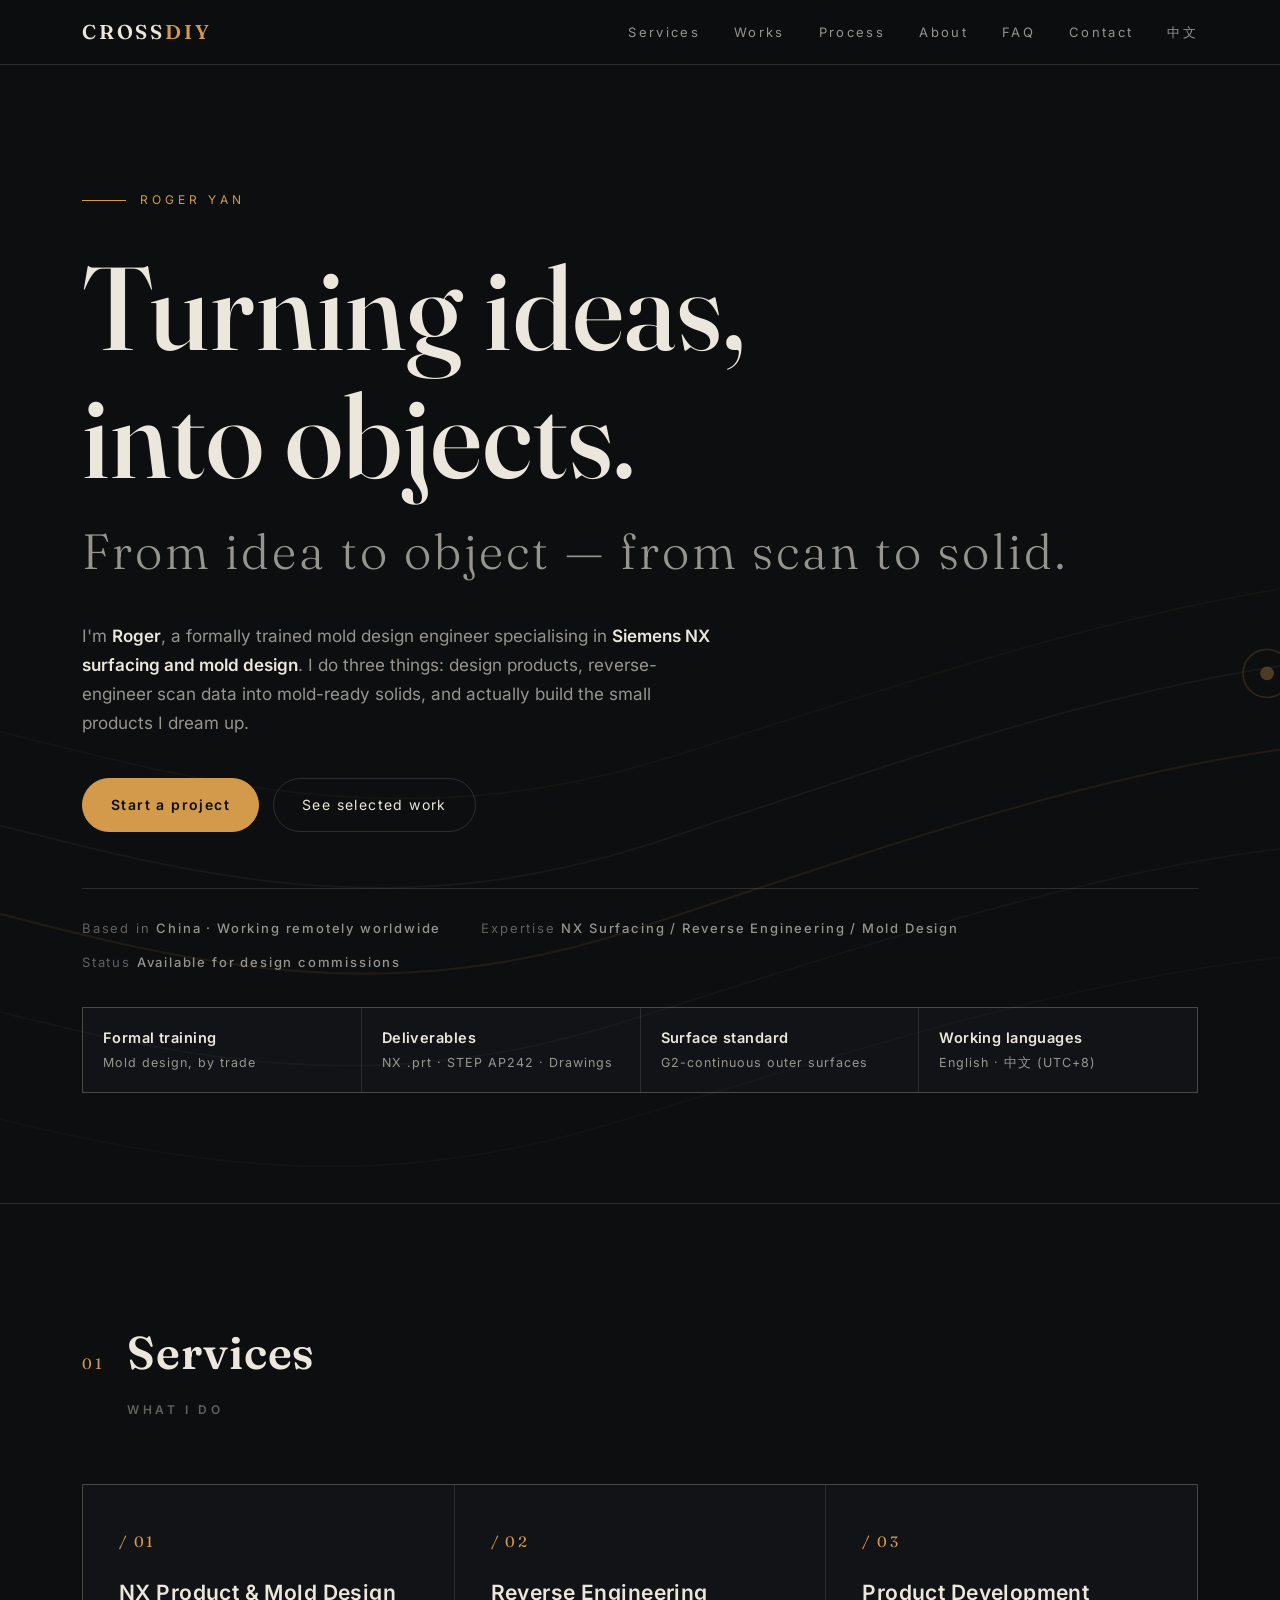
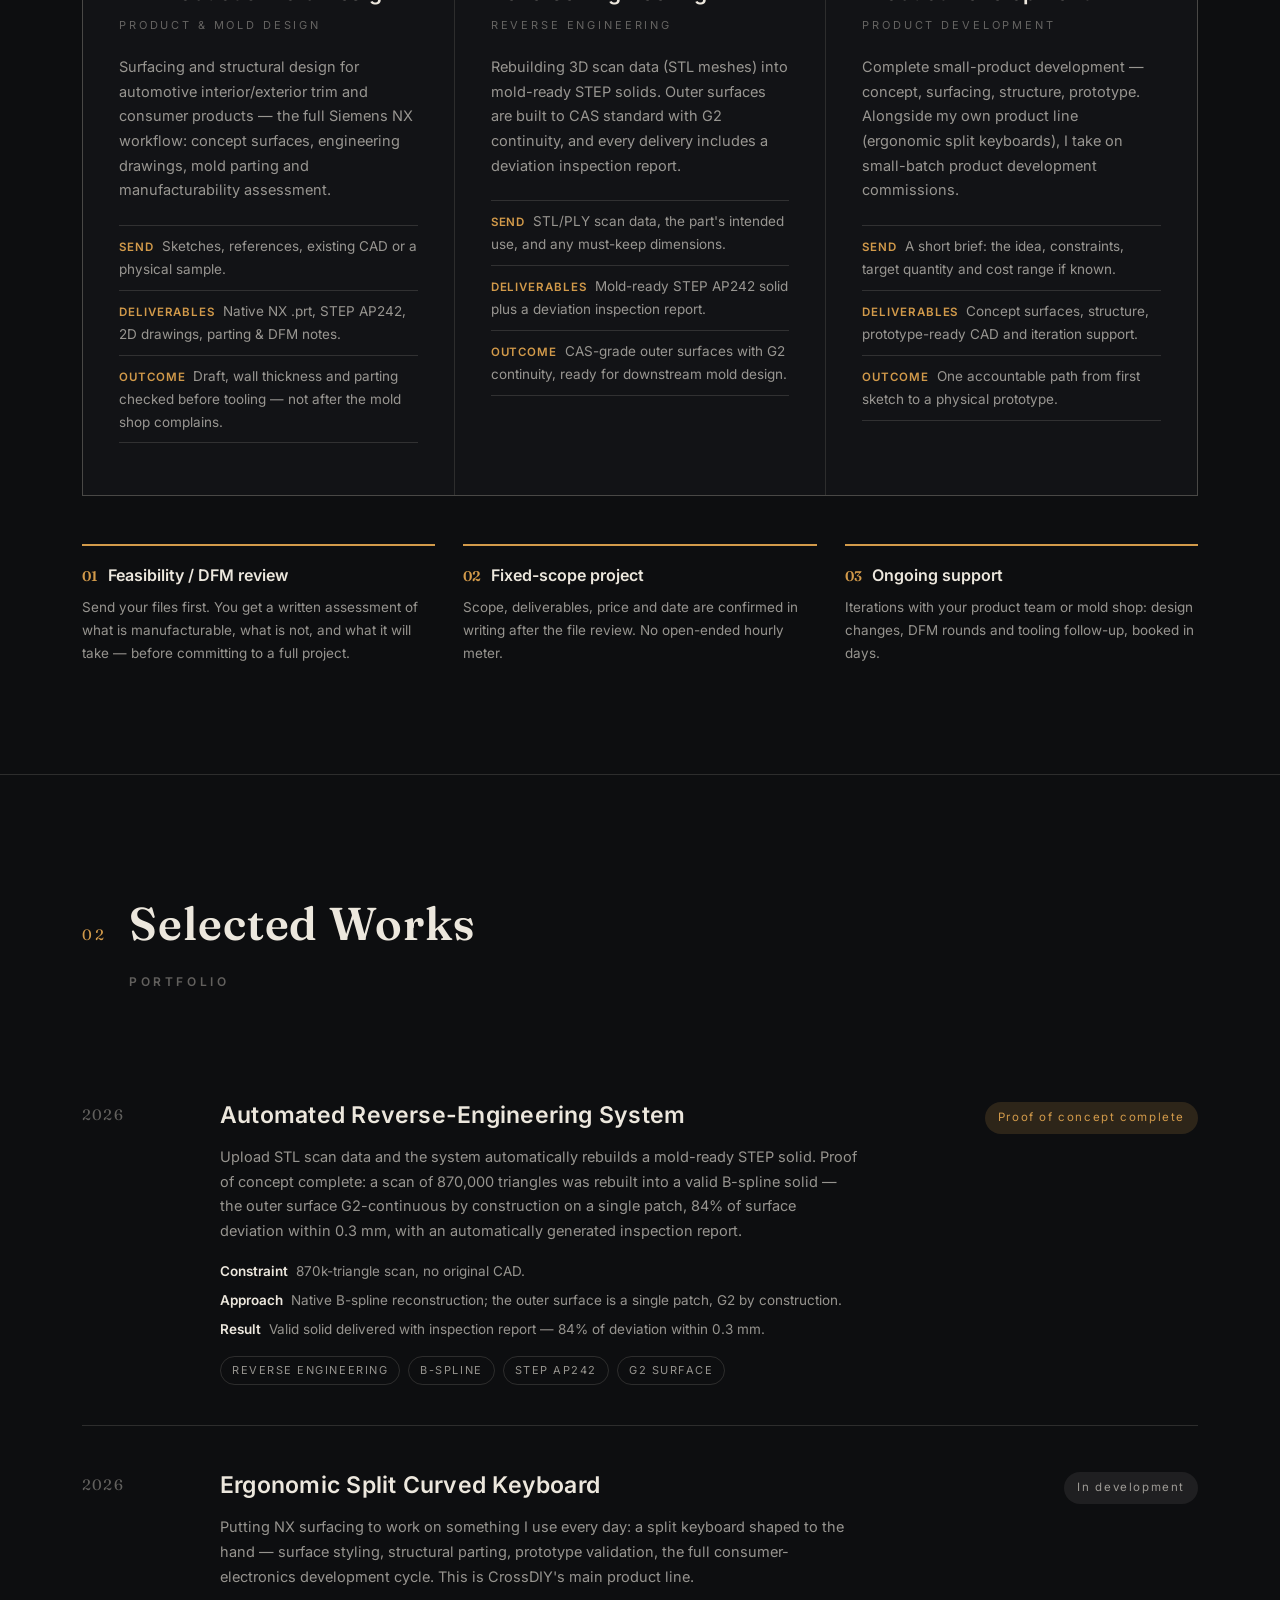
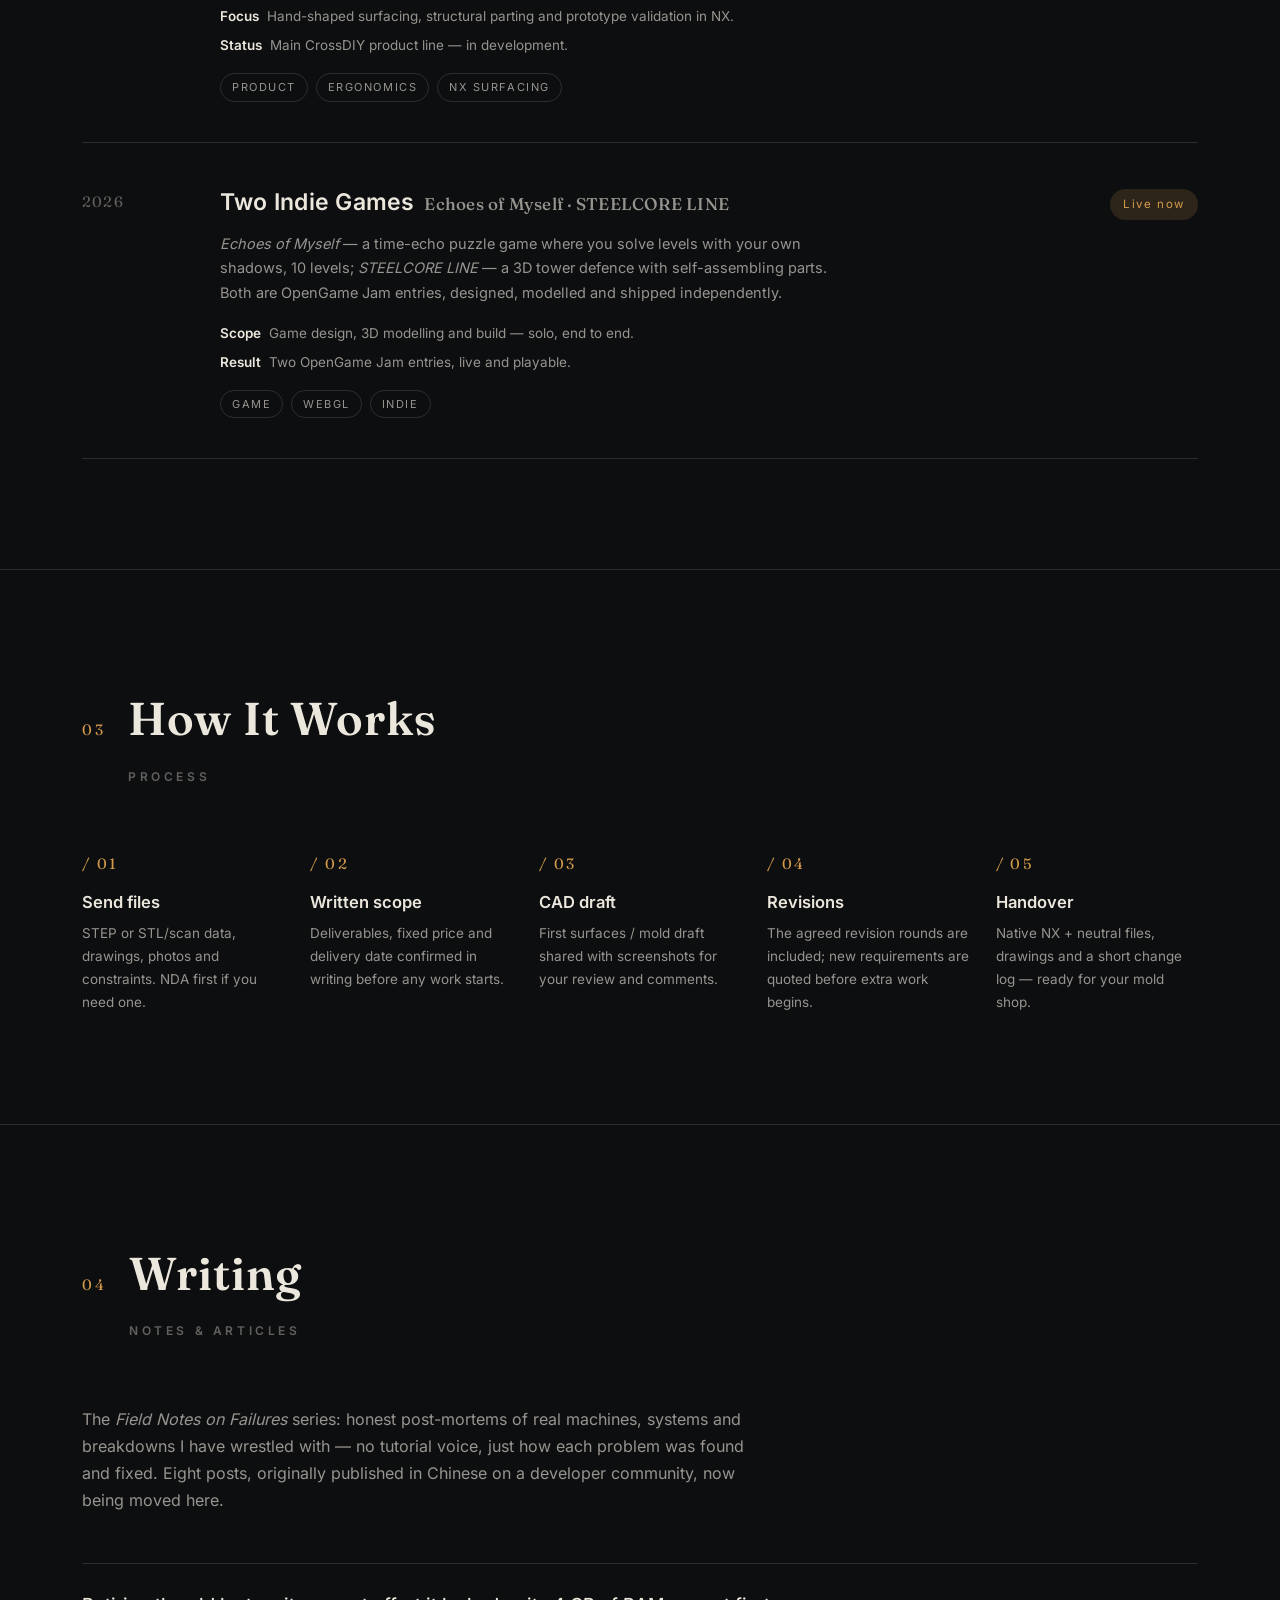
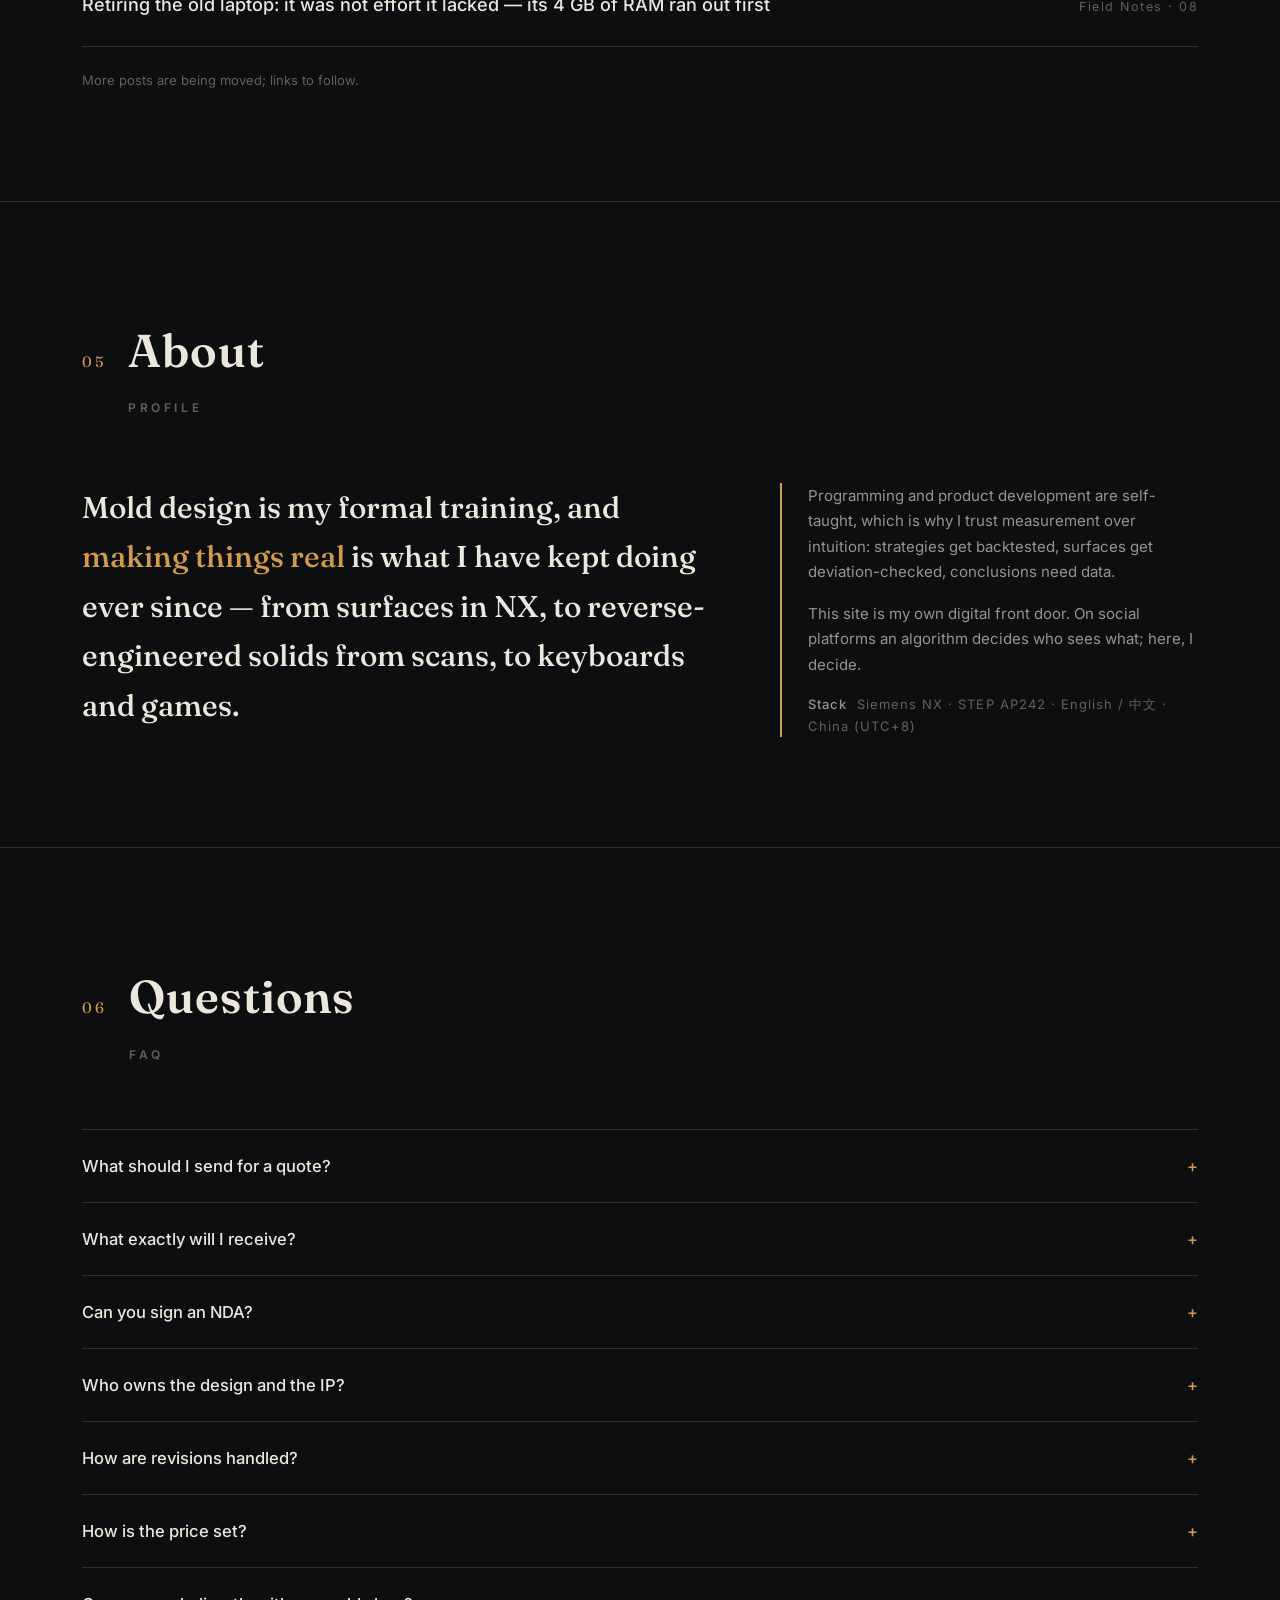
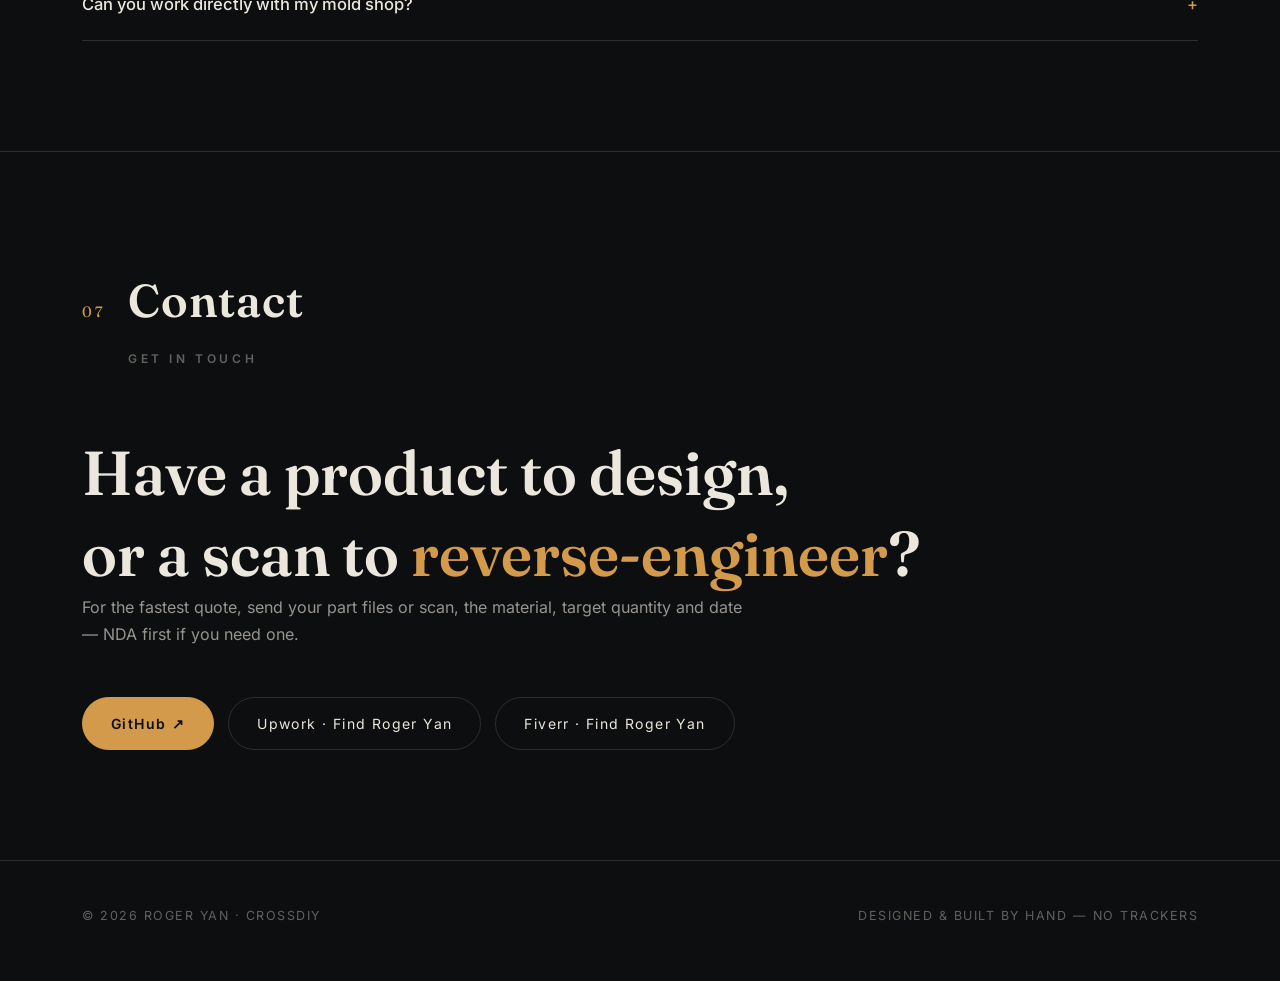
<file: index.html>
<!DOCTYPE html>
<html lang="en">
<head>
<meta charset="UTF-8">
<meta name="viewport" content="width=device-width, initial-scale=1.0">
<title>Roger Yan — Siemens NX Surfacing & Mold Design</title>
<meta name="description" content="Roger Yan: mold design and Siemens NX surfacing engineer. NX product and mold design, reverse engineering from scan data, product development.">
<link rel="alternate" hreflang="en" href="https://me.crossdiy.com/">
<link rel="alternate" hreflang="zh-CN" href="https://me.crossdiy.com/zh">
<link rel="canonical" href="https://me.crossdiy.com/">
<meta property="og:type" content="website">
<meta property="og:site_name" content="CrossDIY">
<meta property="og:title" content="Roger Yan — Siemens NX Surfacing & Mold Design">
<meta property="og:description" content="Roger Yan: mold design and Siemens NX surfacing engineer. NX product and mold design, reverse engineering from scan data, product development.">
<meta property="og:url" content="https://me.crossdiy.com/">
<meta property="og:image" content="https://me.crossdiy.com/og-cover.png">
<meta property="og:image:width" content="1200">
<meta property="og:image:height" content="630">
<meta name="twitter:card" content="summary_large_image">
<meta name="theme-color" content="#0d0e10">
<link rel="icon" href="data:image/svg+xml,%3Csvg xmlns='http://www.w3.org/2000/svg' viewBox='0 0 64 64'%3E%3Crect width='64' height='64' fill='%230d0e10'/%3E%3Ctext x='32' y='44' font-family='Georgia,serif' font-size='36' fill='%23d29a4a' text-anchor='middle'%3EC%3C/text%3E%3C/svg%3E">
<script type="application/ld+json">{"@context": "https://schema.org", "@graph": [{"@type": "Person", "name": "Roger Yan", "url": "https://me.crossdiy.com/", "jobTitle": "Mold Design & Siemens NX Surfacing Engineer", "knowsLanguage": ["en", "zh-CN"], "address": {"@type": "PostalAddress", "addressCountry": "CN"}}, {"@type": "ProfessionalService", "name": "CrossDIY — Roger Yan", "url": "https://me.crossdiy.com/", "description": "Roger Yan: mold design and Siemens NX surfacing engineer. NX product and mold design, reverse engineering from scan data, product development.", "areaServed": "Worldwide", "founder": {"@type": "Person", "name": "Roger Yan"}}, {"@type": "FAQPage", "mainEntity": [{"@type": "Question", "name": "What should I send for a quote?", "acceptedAnswer": {"@type": "Answer", "text": "Your part files (STEP, STL or scan data), drawings or photos, the material, target quantity and deadline. If the product is unreleased, ask for an NDA first."}}, {"@type": "Question", "name": "What exactly will I receive?", "acceptedAnswer": {"@type": "Answer", "text": "Whatever the written scope lists — typically native NX .prt files, STEP AP242 / Parasolid-ready neutral files, 2D drawings, and for reverse-engineering work a deviation inspection report."}}, {"@type": "Question", "name": "Can you sign an NDA?", "acceptedAnswer": {"@type": "Answer", "text": "Yes. I am happy to work under an NDA, and project files are treated as confidential."}}, {"@type": "Question", "name": "Who owns the design and the IP?", "acceptedAnswer": {"@type": "Answer", "text": "Ownership and usage terms are agreed in writing in the scope, before work starts — no surprises afterwards."}}, {"@type": "Question", "name": "How are revisions handled?", "acceptedAnswer": {"@type": "Answer", "text": "The number of included revision rounds is stated in the scope. Anything beyond that, or a change of requirements, is quoted before the extra work begins."}}, {"@type": "Question", "name": "How is the price set?", "acceptedAnswer": {"@type": "Answer", "text": "A fixed quote after I have reviewed your files — scope, deliverables and date are confirmed in writing. Ongoing support can be booked by the day instead."}}, {"@type": "Question", "name": "Can you work directly with my mold shop?", "acceptedAnswer": {"@type": "Answer", "text": "Yes. I can exchange files and DFM comments directly with your manufacturer, in English or Chinese."}}]}]}</script>
<link rel="stylesheet" href="/fonts.css">
<style>
  :root{
    --ink:#0d0e10;
    --ink-2:#121316;
    --paper:#ece7dd;
    --paper-dim:rgba(236,231,221,.62);
    --paper-faint:rgba(236,231,221,.38);
    --line:rgba(236,231,221,.14);
    --accent:#d29a4a;
    --accent-soft:rgba(210,154,74,.16);
    --serif:"Fraunces","Noto Serif SC",serif;
    --sans:"Inter",-apple-system,"PingFang SC","Hiragino Sans GB","Microsoft YaHei",sans-serif;
  }
  *{margin:0;padding:0;box-sizing:border-box}
  html{scroll-behavior:smooth}
  body{background:var(--ink);color:var(--paper);font-family:var(--sans);line-height:1.7;-webkit-font-smoothing:antialiased;overflow-x:hidden}
  ::selection{background:var(--accent);color:var(--ink)}
  a{color:inherit;text-decoration:none}
  .wrap{max-width:1180px;margin:0 auto;padding:0 32px}

  /* ---------- nav ---------- */
  nav{position:fixed;top:0;left:0;right:0;z-index:50;backdrop-filter:blur(14px);background:rgba(13,14,16,.72);border-bottom:1px solid var(--line)}
  nav .wrap{display:flex;align-items:center;justify-content:space-between;height:64px}
  .brand{font-family:var(--serif);font-size:20px;font-weight:600;letter-spacing:.14em}
  .brand em{font-style:normal;color:var(--accent)}
  .nav-links{display:flex;gap:34px;font-size:13px;letter-spacing:.18em;color:var(--paper-dim)}
  .nav-links a{position:relative;padding:4px 0;transition:color .25s}
  .nav-links a:hover{color:var(--paper)}
  .nav-links a::after{content:"";position:absolute;left:0;bottom:0;width:0;height:1px;background:var(--accent);transition:width .3s}
  .nav-links a:hover::after{width:100%}
  @media(max-width:640px){.nav-links{gap:18px;font-size:12px}}

  /* ---------- hero ---------- */
  header{position:relative;padding:190px 0 110px;overflow:hidden}
  .contours{position:absolute;inset:0;pointer-events:none;opacity:.5}
  .contours svg{width:100%;height:100%}
  .hero-kicker{display:flex;align-items:center;gap:14px;font-size:12px;letter-spacing:.34em;color:var(--accent);text-transform:uppercase;margin-bottom:34px}
  .hero-kicker::before{content:"";width:44px;height:1px;background:var(--accent)}
  h1{font-family:var(--serif);font-weight:500;font-size:clamp(52px,9.2vw,118px);line-height:1.08;letter-spacing:.01em}
  h1 .thin{display:block;font-weight:300;font-size:.42em;letter-spacing:.06em;color:var(--paper-dim);margin-top:26px;font-family:var(--serif)}
  .hero-sub{max-width:640px;margin-top:44px;font-size:17px;color:var(--paper-dim)}
  .hero-sub strong{color:var(--paper);font-weight:600}
  .hero-meta{display:flex;flex-wrap:wrap;gap:12px 40px;margin-top:56px;padding-top:28px;border-top:1px solid var(--line);font-size:13px;letter-spacing:.14em;color:var(--paper-faint)}
  .hero-meta span b{color:var(--paper-dim);font-weight:500}

  /* ---------- sections ---------- */
  section{padding:110px 0;border-top:1px solid var(--line);position:relative}
  .sec-head{display:flex;align-items:baseline;gap:22px;margin-bottom:64px}
  .sec-no{font-family:var(--serif);font-size:15px;color:var(--accent);letter-spacing:.2em}
  .sec-title{font-family:var(--serif);font-size:clamp(30px,4.4vw,46px);font-weight:600;letter-spacing:.02em}
  .sec-title small{display:block;font-family:var(--sans);font-size:12px;letter-spacing:.3em;color:var(--paper-faint);margin-top:8px;text-transform:uppercase}

  /* services */
  .svc-grid{display:grid;grid-template-columns:repeat(3,1fr);gap:1px;background:var(--line);border:1px solid var(--line)}
  @media(max-width:860px){.svc-grid{grid-template-columns:1fr}}
  .svc{background:var(--ink-2);padding:44px 36px 52px;transition:background .3s}
  .svc:hover{background:#17181c}
  .svc .num{font-family:var(--serif);font-size:15px;color:var(--accent);letter-spacing:.16em}
  .svc h3{font-size:21px;font-weight:600;margin:20px 0 6px;letter-spacing:.02em}
  .svc .en{font-size:11px;letter-spacing:.26em;color:var(--paper-faint);text-transform:uppercase;margin-bottom:20px}
  .svc p{font-size:14.5px;color:var(--paper-dim)}

  /* works */
  .work{display:grid;grid-template-columns:110px 1fr auto;gap:28px;padding:40px 0;border-bottom:1px solid var(--line);align-items:start}
  .work:first-of-type{border-top:1px solid var(--line)}
  @media(max-width:760px){.work{grid-template-columns:1fr;gap:10px}}
  .work .yr{font-family:var(--serif);color:var(--paper-faint);font-size:15px;padding-top:6px;letter-spacing:.08em}
  .work h3{font-size:23px;font-weight:600;letter-spacing:.01em}
  .work h3 .en-name{font-family:var(--serif);font-weight:500;color:var(--paper-dim);font-size:17px;margin-left:10px}
  .work p{margin-top:10px;font-size:14.5px;color:var(--paper-dim);max-width:640px}
  .tags{display:flex;flex-wrap:wrap;gap:8px;margin-top:16px}
  .tag{font-size:11px;letter-spacing:.14em;padding:4px 11px;border:1px solid var(--line);border-radius:99px;color:var(--paper-dim)}
  .chip{font-size:11.5px;letter-spacing:.14em;padding:6px 13px;border-radius:99px;background:var(--accent-soft);color:var(--accent);white-space:nowrap;margin-top:6px}
  .chip.dev{background:rgba(236,231,221,.08);color:var(--paper-dim)}

  /* writing */
  .writing-lede{max-width:680px;font-size:16px;color:var(--paper-dim);margin-bottom:48px}
  .post-row{display:flex;justify-content:space-between;align-items:baseline;gap:24px;padding:26px 0;border-bottom:1px solid var(--line)}
  .post-row:first-of-type{border-top:1px solid var(--line)}
  .post-row .t{font-size:18px;font-weight:500}
  .post-row .d{font-size:12.5px;color:var(--paper-faint);letter-spacing:.12em;white-space:nowrap}
  .post-note{margin-top:22px;font-size:13px;color:var(--paper-faint)}

  /* about */
  .about-grid{display:grid;grid-template-columns:1.2fr .8fr;gap:70px}
  @media(max-width:860px){.about-grid{grid-template-columns:1fr;gap:36px}}
  .about-grid .big{font-family:var(--serif);font-size:clamp(23px,3vw,30px);line-height:1.65;font-weight:500}
  .about-grid .big em{font-style:normal;color:var(--accent)}
  .creed{border-left:2px solid var(--accent);padding-left:26px;color:var(--paper-dim);font-size:15px}
  .creed p+p{margin-top:16px}

  /* contact */
  .contact-big{font-family:var(--serif);font-size:clamp(34px,5.6vw,62px);font-weight:600;line-height:1.3}
  .contact-big em{font-style:normal;color:var(--accent)}
  .contact-row{display:flex;flex-wrap:wrap;gap:14px;margin-top:48px}
  .btn{display:inline-flex;align-items:center;gap:10px;padding:14px 28px;border:1px solid var(--line);border-radius:99px;font-size:14px;letter-spacing:.1em;transition:all .25s}
  .btn:hover{border-color:var(--accent);color:var(--accent);transform:translateY(-2px)}
  .btn.solid{background:var(--accent);color:var(--ink);border-color:var(--accent);font-weight:600}
  .btn.solid:hover{background:#e0aa58;color:var(--ink)}

  footer{padding:44px 0 54px;border-top:1px solid var(--line);font-size:12.5px;color:var(--paper-faint);letter-spacing:.12em}
  footer .wrap{display:flex;justify-content:space-between;flex-wrap:wrap;gap:14px}

  .skip{position:absolute;left:-9999px;top:0;background:var(--accent);color:var(--ink);padding:10px 18px;z-index:100;font-size:13px}
  .skip:focus{left:12px;top:12px}
  :focus-visible{outline:2px solid var(--accent);outline-offset:3px}
  .cta-row{display:flex;flex-wrap:wrap;gap:14px;margin-top:40px}
  .proof{display:grid;grid-template-columns:repeat(4,1fr);gap:1px;background:var(--line);border:1px solid var(--line);margin-top:34px}
  @media(max-width:860px){.proof{grid-template-columns:repeat(2,1fr)}}
  .proof div{background:var(--ink-2);padding:18px 20px;font-size:12.5px;letter-spacing:.08em;color:var(--paper-dim)}
  .proof b{display:block;color:var(--paper);font-size:14.5px;letter-spacing:.03em;margin-bottom:2px}
  .svc-list{list-style:none;margin-top:22px;border-top:1px solid var(--line)}
  .svc-list li{font-size:13.5px;color:var(--paper-dim);padding:9px 0;border-bottom:1px solid var(--line)}
  .svc-list b{color:var(--accent);font-weight:600;letter-spacing:.08em;margin-right:8px;font-size:11.5px;text-transform:uppercase}
  .ladder{display:grid;grid-template-columns:repeat(3,1fr);gap:28px;margin-top:48px}
  @media(max-width:860px){.ladder{grid-template-columns:1fr}}
  .ladder>div{border-top:2px solid var(--accent);padding-top:16px}
  .ladder h4{font-size:16px;font-weight:600}
  .ladder h4 span{font-family:var(--serif);color:var(--accent);margin-right:10px;font-size:14px}
  .ladder p{font-size:13.5px;color:var(--paper-dim);margin-top:6px}
  .case-facts{margin-top:16px;display:grid;gap:6px;font-size:13.5px;color:var(--paper-dim)}
  .case-facts b{color:var(--paper);font-weight:600;margin-right:8px}
  .steps{display:grid;grid-template-columns:repeat(5,1fr);gap:26px}
  @media(max-width:1000px){.steps{grid-template-columns:repeat(2,1fr)}}
  @media(max-width:560px){.steps{grid-template-columns:1fr}}
  .step .num{font-family:var(--serif);color:var(--accent);font-size:15px;letter-spacing:.16em}
  .step h4{font-size:16.5px;font-weight:600;margin:12px 0 6px}
  .step p{font-size:13.5px;color:var(--paper-dim)}
  .faq details{border-bottom:1px solid var(--line)}
  .faq details:first-of-type{border-top:1px solid var(--line)}
  .faq summary{cursor:pointer;padding:22px 0;font-size:16.5px;font-weight:500;list-style:none}
  .faq summary::-webkit-details-marker{display:none}
  .faq summary::after{content:"+";float:right;color:var(--accent)}
  .faq details[open] summary::after{content:"\2013"}
  .faq details p{padding:0 0 22px;font-size:14.5px;color:var(--paper-dim);max-width:780px}
  .stack-line{font-size:13px!important;letter-spacing:.08em;color:var(--paper-faint)!important}
  .stack-line b{color:var(--paper-dim);font-weight:500}
  .mobile-cta{display:none}
  @media(max-width:760px){
    body{padding-bottom:66px}
    .mobile-cta{display:block;position:fixed;left:16px;right:16px;bottom:14px;z-index:60;background:var(--accent);color:var(--ink);text-align:center;padding:13px 20px;border-radius:99px;font-weight:600;font-size:14.5px;box-shadow:0 8px 30px rgba(0,0,0,.45)}
    .nav-links{gap:16px;font-size:11.5px;overflow-x:auto;white-space:nowrap;scrollbar-width:none}
  }
  @media (prefers-reduced-motion: reduce){
    html{scroll-behavior:auto}
    *{transition:none!important;animation:none!important}
  }

  .reveal{opacity:1;transform:none}
  html.jsr .reveal{opacity:0;transform:translateY(26px);transition:opacity .8s ease,transform .8s ease}
  html.jsr .reveal.in{opacity:1;transform:none}
</style>
</head>
<body>
<a class="skip" href="#content">Skip to content</a>

<nav>
  <div class="wrap">
    <a class="brand" href="#top">CROSS<em>DIY</em></a>
    <div class="nav-links">
      <a href="#services">Services</a>
      <a href="#works">Works</a>
      <a href="#process">Process</a>
      <a href="#about">About</a>
      <a href="#faq">FAQ</a>
      <a href="#contact">Contact</a>
      <a href="/zh">中文</a>
    </div>
  </div>
</nav>

<main id="content">
<header id="top">
  <div class="contours" aria-hidden="true">
    <svg viewBox="0 0 1440 700" preserveAspectRatio="xMidYMid slice" fill="none">
      <path d="M-40 520 C 260 420, 420 640, 720 540 S 1180 380, 1500 480" stroke="rgba(210,154,74,.20)" stroke-width="1.2"/>
      <path d="M-40 470 C 260 370, 430 590, 730 490 S 1190 330, 1500 430" stroke="rgba(236,231,221,.10)" stroke-width="1"/>
      <path d="M-40 575 C 250 480, 410 690, 710 595 S 1170 440, 1500 535" stroke="rgba(236,231,221,.07)" stroke-width="1"/>
      <path d="M-40 415 C 270 320, 440 535, 740 440 S 1200 285, 1500 380" stroke="rgba(210,154,74,.10)" stroke-width="1"/>
      <path d="M-40 640 C 240 545, 400 745, 700 655 S 1160 505, 1500 600" stroke="rgba(236,231,221,.05)" stroke-width="1"/>
      <circle cx="1085" cy="392" r="4" fill="rgba(210,154,74,.65)"/>
      <circle cx="1085" cy="392" r="14" stroke="rgba(210,154,74,.35)" stroke-width="1"/>
    </svg>
  </div>
  <div class="wrap">
    <div class="hero-kicker">Roger Yan</div>
    <h1>Turning ideas,<br>into objects.
      <span class="thin">From idea to object — from scan to solid.</span>
    </h1>
    <p class="hero-sub">I'm <strong>Roger</strong>, a formally trained mold design engineer specialising in <strong>Siemens NX surfacing and mold design</strong>. I do three things: design products, reverse-engineer scan data into mold-ready solids, and actually build the small products I dream up.</p>
    <div class="cta-row"><a class="btn solid" href="#contact">Start a project</a><a class="btn" href="#works">See selected work</a></div>
    <div class="hero-meta">
      <span>Based in <b>China · Working remotely worldwide</b></span>
      <span>Expertise <b>NX Surfacing / Reverse Engineering / Mold Design</b></span>
      <span>Status <b>Available for design commissions</b></span>
    </div>
    <div class="proof reveal"><div><b>Formal training</b>Mold design, by trade</div><div><b>Deliverables</b>NX .prt · STEP AP242 · Drawings</div><div><b>Surface standard</b>G2-continuous outer surfaces</div><div><b>Working languages</b>English · 中文 (UTC+8)</div></div>
  </div>
</header>

<section id="services">
  <div class="wrap">
    <div class="sec-head reveal">
      <div class="sec-no">01</div>
      <h2 class="sec-title">Services<small>What I Do</small></h2>
    </div>
    <div class="svc-grid reveal">
      <div class="svc">
        <div class="num">/ 01</div>
        <h3>NX Product &amp; Mold Design</h3>
        <div class="en">Product &amp; Mold Design</div>
        <p>Surfacing and structural design for automotive interior/exterior trim and consumer products — the full Siemens NX workflow: concept surfaces, engineering drawings, mold parting and manufacturability assessment.</p>
        <ul class="svc-list"><li><b>Send</b>Sketches, references, existing CAD or a physical sample.</li><li><b>Deliverables</b>Native NX .prt, STEP AP242, 2D drawings, parting & DFM notes.</li><li><b>Outcome</b>Draft, wall thickness and parting checked before tooling — not after the mold shop complains.</li></ul>
      </div>
      <div class="svc">
        <div class="num">/ 02</div>
        <h3>Reverse Engineering</h3>
        <div class="en">Reverse Engineering</div>
        <p>Rebuilding 3D scan data (STL meshes) into mold-ready STEP solids. Outer surfaces are built to CAS standard with G2 continuity, and every delivery includes a deviation inspection report.</p>
        <ul class="svc-list"><li><b>Send</b>STL/PLY scan data, the part's intended use, and any must-keep dimensions.</li><li><b>Deliverables</b>Mold-ready STEP AP242 solid plus a deviation inspection report.</li><li><b>Outcome</b>CAS-grade outer surfaces with G2 continuity, ready for downstream mold design.</li></ul>
      </div>
      <div class="svc">
        <div class="num">/ 03</div>
        <h3>Product Development</h3>
        <div class="en">Product Development</div>
        <p>Complete small-product development — concept, surfacing, structure, prototype. Alongside my own product line (ergonomic split keyboards), I take on small-batch product development commissions.</p>
        <ul class="svc-list"><li><b>Send</b>A short brief: the idea, constraints, target quantity and cost range if known.</li><li><b>Deliverables</b>Concept surfaces, structure, prototype-ready CAD and iteration support.</li><li><b>Outcome</b>One accountable path from first sketch to a physical prototype.</li></ul>
      </div>
    </div>
<div class="ladder reveal"><div><h4><span>01</span>Feasibility / DFM review</h4><p>Send your files first. You get a written assessment of what is manufacturable, what is not, and what it will take — before committing to a full project.</p></div><div><h4><span>02</span>Fixed-scope project</h4><p>Scope, deliverables, price and date are confirmed in writing after the file review. No open-ended hourly meter.</p></div><div><h4><span>03</span>Ongoing support</h4><p>Iterations with your product team or mold shop: design changes, DFM rounds and tooling follow-up, booked in days.</p></div></div>
  </div>
</section>

<section id="works">
  <div class="wrap">
    <div class="sec-head reveal">
      <div class="sec-no">02</div>
      <h2 class="sec-title">Selected Works<small>Portfolio</small></h2>
    </div>

    <div class="work reveal">
      <div class="yr">2026</div>
      <div>
        <h3>Automated Reverse-Engineering System</h3>
        <p>Upload STL scan data and the system automatically rebuilds a mold-ready STEP solid. Proof of concept complete: a scan of 870,000 triangles was rebuilt into a valid B-spline solid — the outer surface G2-continuous by construction on a single patch, 84% of surface deviation within 0.3&nbsp;mm, with an automatically generated inspection report.</p>
        <div class="case-facts"><span><b>Constraint</b>870k-triangle scan, no original CAD.</span><span><b>Approach</b>Native B-spline reconstruction; the outer surface is a single patch, G2 by construction.</span><span><b>Result</b>Valid solid delivered with inspection report — 84% of deviation within 0.3 mm.</span></div>
        <div class="tags"><span class="tag">REVERSE ENGINEERING</span><span class="tag">B-SPLINE</span><span class="tag">STEP AP242</span><span class="tag">G2 SURFACE</span></div>
      </div>
      <div class="chip">Proof of concept complete</div>
    </div>

    <div class="work reveal">
      <div class="yr">2026</div>
      <div>
        <h3>Ergonomic Split Curved Keyboard</h3>
        <p>Putting NX surfacing to work on something I use every day: a split keyboard shaped to the hand — surface styling, structural parting, prototype validation, the full consumer-electronics development cycle. This is CrossDIY's main product line.</p>
        <div class="case-facts"><span><b>Focus</b>Hand-shaped surfacing, structural parting and prototype validation in NX.</span><span><b>Status</b>Main CrossDIY product line — in development.</span></div>
        <div class="tags"><span class="tag">PRODUCT</span><span class="tag">ERGONOMICS</span><span class="tag">NX SURFACING</span></div>
      </div>
      <div class="chip dev">In development</div>
    </div>

    <div class="work reveal">
      <div class="yr">2026</div>
      <div>
        <h3>Two Indie Games<span class="en-name">Echoes of Myself · STEELCORE LINE</span></h3>
        <p><i>Echoes of Myself</i> — a time-echo puzzle game where you solve levels with your own shadows, 10 levels; <i>STEELCORE LINE</i> — a 3D tower defence with self-assembling parts. Both are OpenGame Jam entries, designed, modelled and shipped independently.</p>
        <div class="case-facts"><span><b>Scope</b>Game design, 3D modelling and build — solo, end to end.</span><span><b>Result</b>Two OpenGame Jam entries, live and playable.</span></div>
        <div class="tags"><span class="tag">GAME</span><span class="tag">WEBGL</span><span class="tag">INDIE</span></div>
      </div>
      <div class="chip">Live now</div>
    </div>
  </div>
</section>

<section id="process">
  <div class="wrap">
    <div class="sec-head reveal">
      <div class="sec-no">03</div>
      <h2 class="sec-title">How It Works<small>Process</small></h2>
    </div>
    <div class="steps reveal">
      <div class="step"><div class="num">/ 01</div><h4>Send files</h4><p>STEP or STL/scan data, drawings, photos and constraints. NDA first if you need one.</p></div>
      <div class="step"><div class="num">/ 02</div><h4>Written scope</h4><p>Deliverables, fixed price and delivery date confirmed in writing before any work starts.</p></div>
      <div class="step"><div class="num">/ 03</div><h4>CAD draft</h4><p>First surfaces / mold draft shared with screenshots for your review and comments.</p></div>
      <div class="step"><div class="num">/ 04</div><h4>Revisions</h4><p>The agreed revision rounds are included; new requirements are quoted before extra work begins.</p></div>
      <div class="step"><div class="num">/ 05</div><h4>Handover</h4><p>Native NX + neutral files, drawings and a short change log — ready for your mold shop.</p></div>
    </div>
  </div>
</section>

<section id="writing">
  <div class="wrap">
    <div class="sec-head reveal">
      <div class="sec-no">04</div>
      <h2 class="sec-title">Writing<small>Notes &amp; Articles</small></h2>
    </div>
    <p class="writing-lede reveal">The <i>Field Notes on Failures</i> series: honest post-mortems of real machines, systems and breakdowns I have wrestled with — no tutorial voice, just how each problem was found and fixed. Eight posts, originally published in Chinese on a developer community, now being moved here.</p>
    <div class="reveal">
      <div class="post-row">
        <div class="t">Retiring the old laptop: it was not effort it lacked — its 4 GB of RAM ran out first</div>
        <div class="d">Field Notes · 08</div>
      </div>
      <p class="post-note">More posts are being moved; links to follow.</p>
    </div>
  </div>
</section>

<section id="about">
  <div class="wrap">
    <div class="sec-head reveal">
      <div class="sec-no">05</div>
      <h2 class="sec-title">About<small>Profile</small></h2>
    </div>
    <div class="about-grid reveal">
      <p class="big">Mold design is my formal training, and <em>making things real</em> is what I have kept doing ever since — from surfaces in NX, to reverse-engineered solids from scans, to keyboards and games.</p>
      <div class="creed">
        <p>Programming and product development are self-taught, which is why I trust measurement over intuition: strategies get backtested, surfaces get deviation-checked, conclusions need data.</p>
        <p>This site is my own digital front door. On social platforms an algorithm decides who sees what; here, I decide.</p>
        <p class="stack-line"><b>Stack</b> &nbsp;Siemens NX · STEP AP242 · English / 中文 · China (UTC+8)</p>
      </div>
    </div>
  </div>
</section>

<section id="faq">
  <div class="wrap">
    <div class="sec-head reveal">
      <div class="sec-no">06</div>
      <h2 class="sec-title">Questions<small>FAQ</small></h2>
    </div>
    <div class="faq reveal">
      <details><summary>What should I send for a quote?</summary><p>Your part files (STEP, STL or scan data), drawings or photos, the material, target quantity and deadline. If the product is unreleased, ask for an NDA first.</p></details><details><summary>What exactly will I receive?</summary><p>Whatever the written scope lists — typically native NX .prt files, STEP AP242 / Parasolid-ready neutral files, 2D drawings, and for reverse-engineering work a deviation inspection report.</p></details><details><summary>Can you sign an NDA?</summary><p>Yes. I am happy to work under an NDA, and project files are treated as confidential.</p></details><details><summary>Who owns the design and the IP?</summary><p>Ownership and usage terms are agreed in writing in the scope, before work starts — no surprises afterwards.</p></details><details><summary>How are revisions handled?</summary><p>The number of included revision rounds is stated in the scope. Anything beyond that, or a change of requirements, is quoted before the extra work begins.</p></details><details><summary>How is the price set?</summary><p>A fixed quote after I have reviewed your files — scope, deliverables and date are confirmed in writing. Ongoing support can be booked by the day instead.</p></details><details><summary>Can you work directly with my mold shop?</summary><p>Yes. I can exchange files and DFM comments directly with your manufacturer, in English or Chinese.</p></details>
    </div>
  </div>
</section>

<section id="contact">
  <div class="wrap">
    <div class="sec-head reveal">
      <div class="sec-no">07</div>
      <h2 class="sec-title">Contact<small>Get in Touch</small></h2>
    </div>
    <p class="contact-big reveal">Have a product to design,<br>or a scan to <em>reverse-engineer</em>?</p>
    <p class="writing-lede reveal">For the fastest quote, send your part files or scan, the material, target quantity and date — NDA first if you need one.</p>
    <div class="contact-row reveal">
      <a class="btn solid" href="https://github.com/shidu110" target="_blank" rel="noopener">GitHub ↗</a>
      <span class="btn">Upwork · Find Roger Yan</span>
      <span class="btn">Fiverr · Find Roger Yan</span>
    </div>
  </div>
</section>

</main>

<footer>
  <div class="wrap">
    <span>© 2026 ROGER YAN · CROSSDIY</span>
    <span>DESIGNED &amp; BUILT BY HAND — NO TRACKERS</span>
  </div>
</footer>

<a class="mobile-cta" href="#contact">Start a project</a>

<script>
  document.documentElement.classList.add('jsr');
  const revealEls = document.querySelectorAll('.reveal');
  if (window.matchMedia('(prefers-reduced-motion: reduce)').matches) {
    revealEls.forEach(el => el.classList.add('in'));
  } else if ('IntersectionObserver' in window) {
    const io = new IntersectionObserver(es => {
      es.forEach(e => { if (e.isIntersecting) { e.target.classList.add('in'); io.unobserve(e.target); } });
    }, { threshold: .12 });
    revealEls.forEach(el => io.observe(el));
    setTimeout(() => revealEls.forEach(el => {
      if (el.getBoundingClientRect().top < window.innerHeight) el.classList.add('in');
    }), 1200);
  } else {
    revealEls.forEach(el => el.classList.add('in'));
  }
</script>
</body>
</html>
</file>
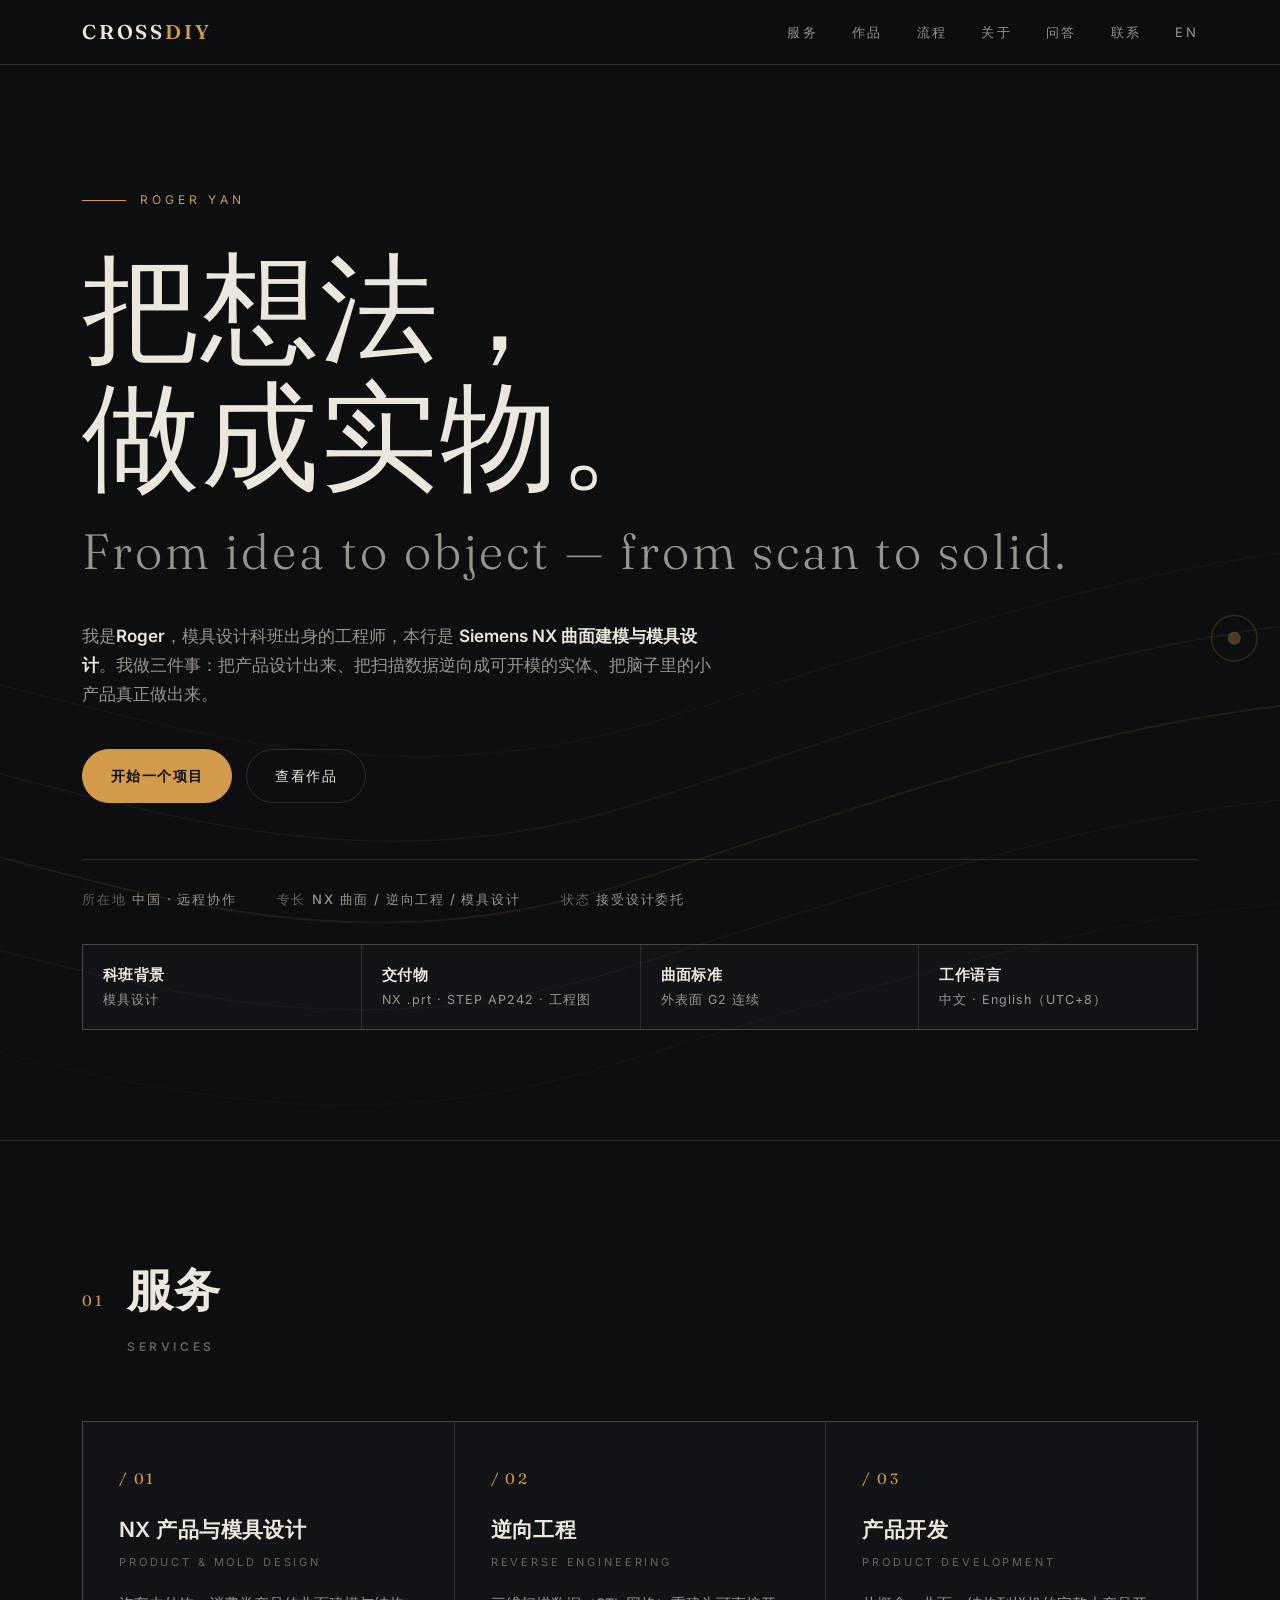
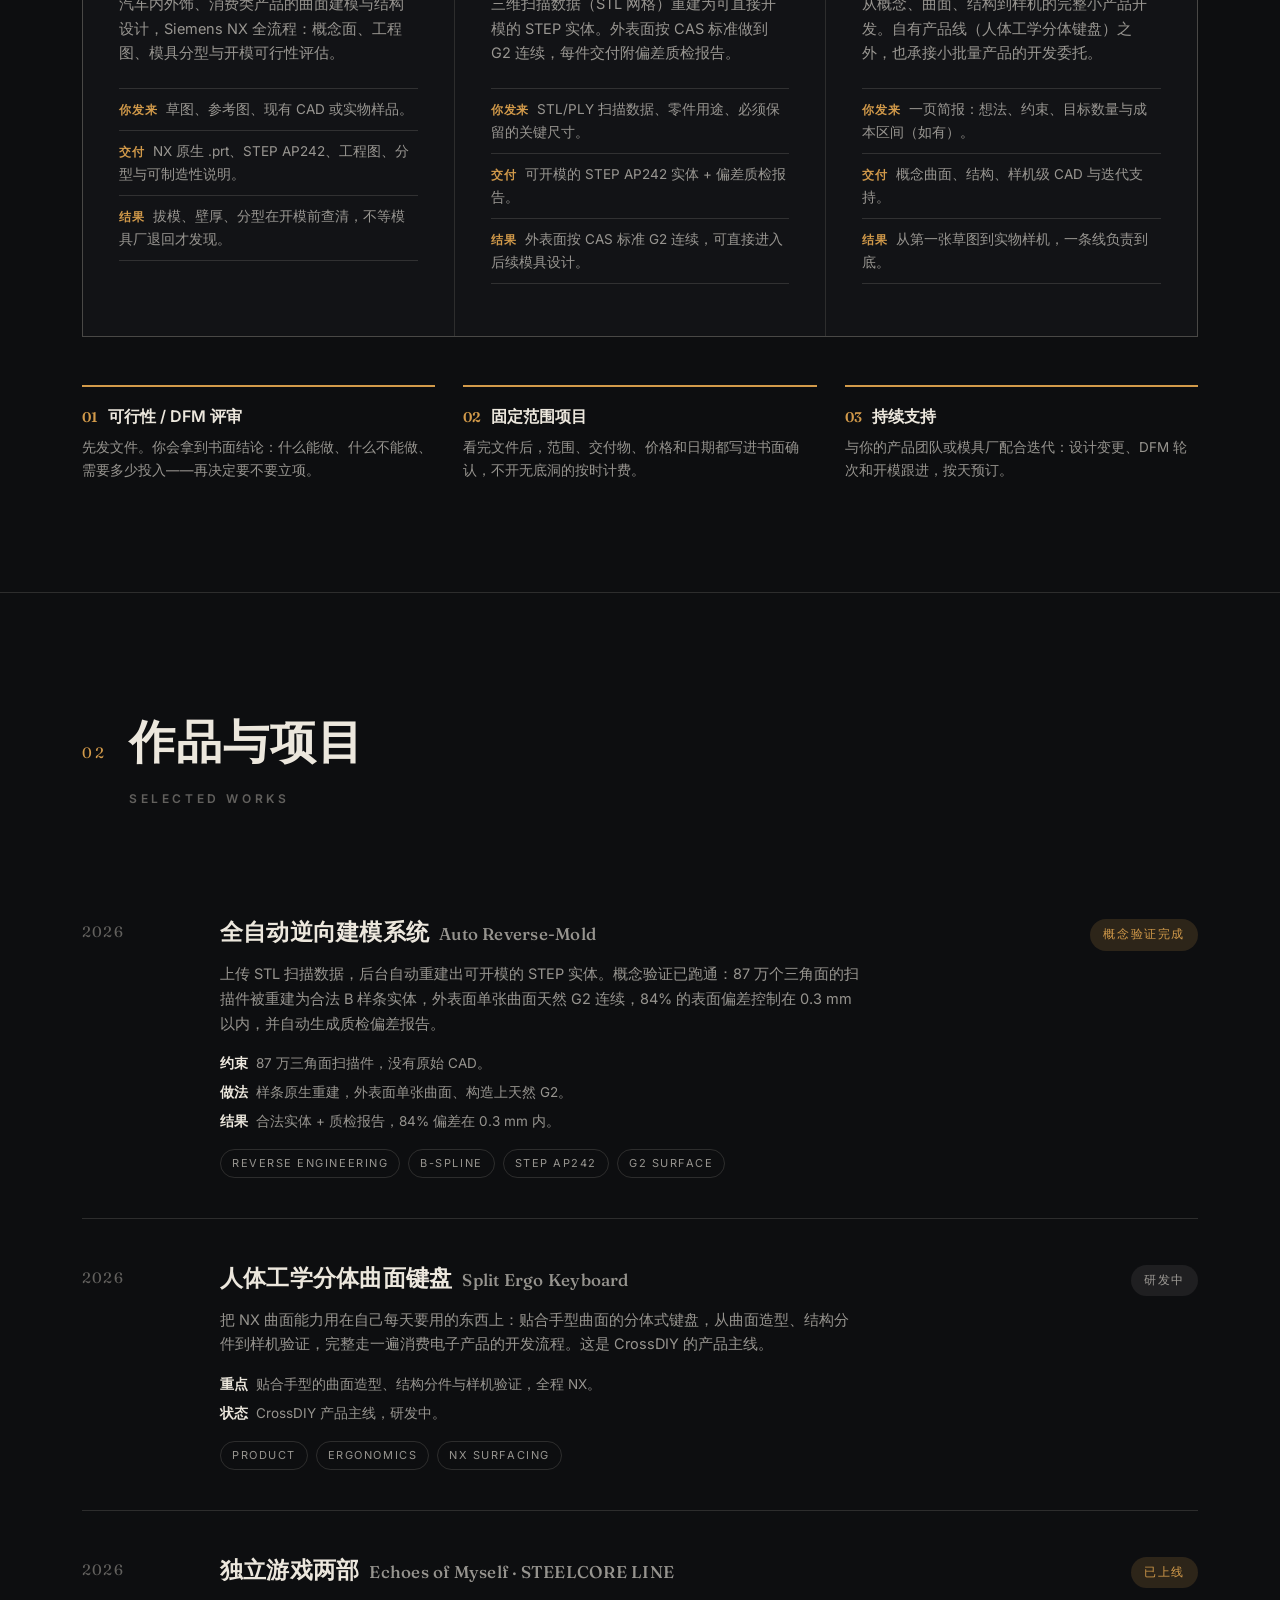
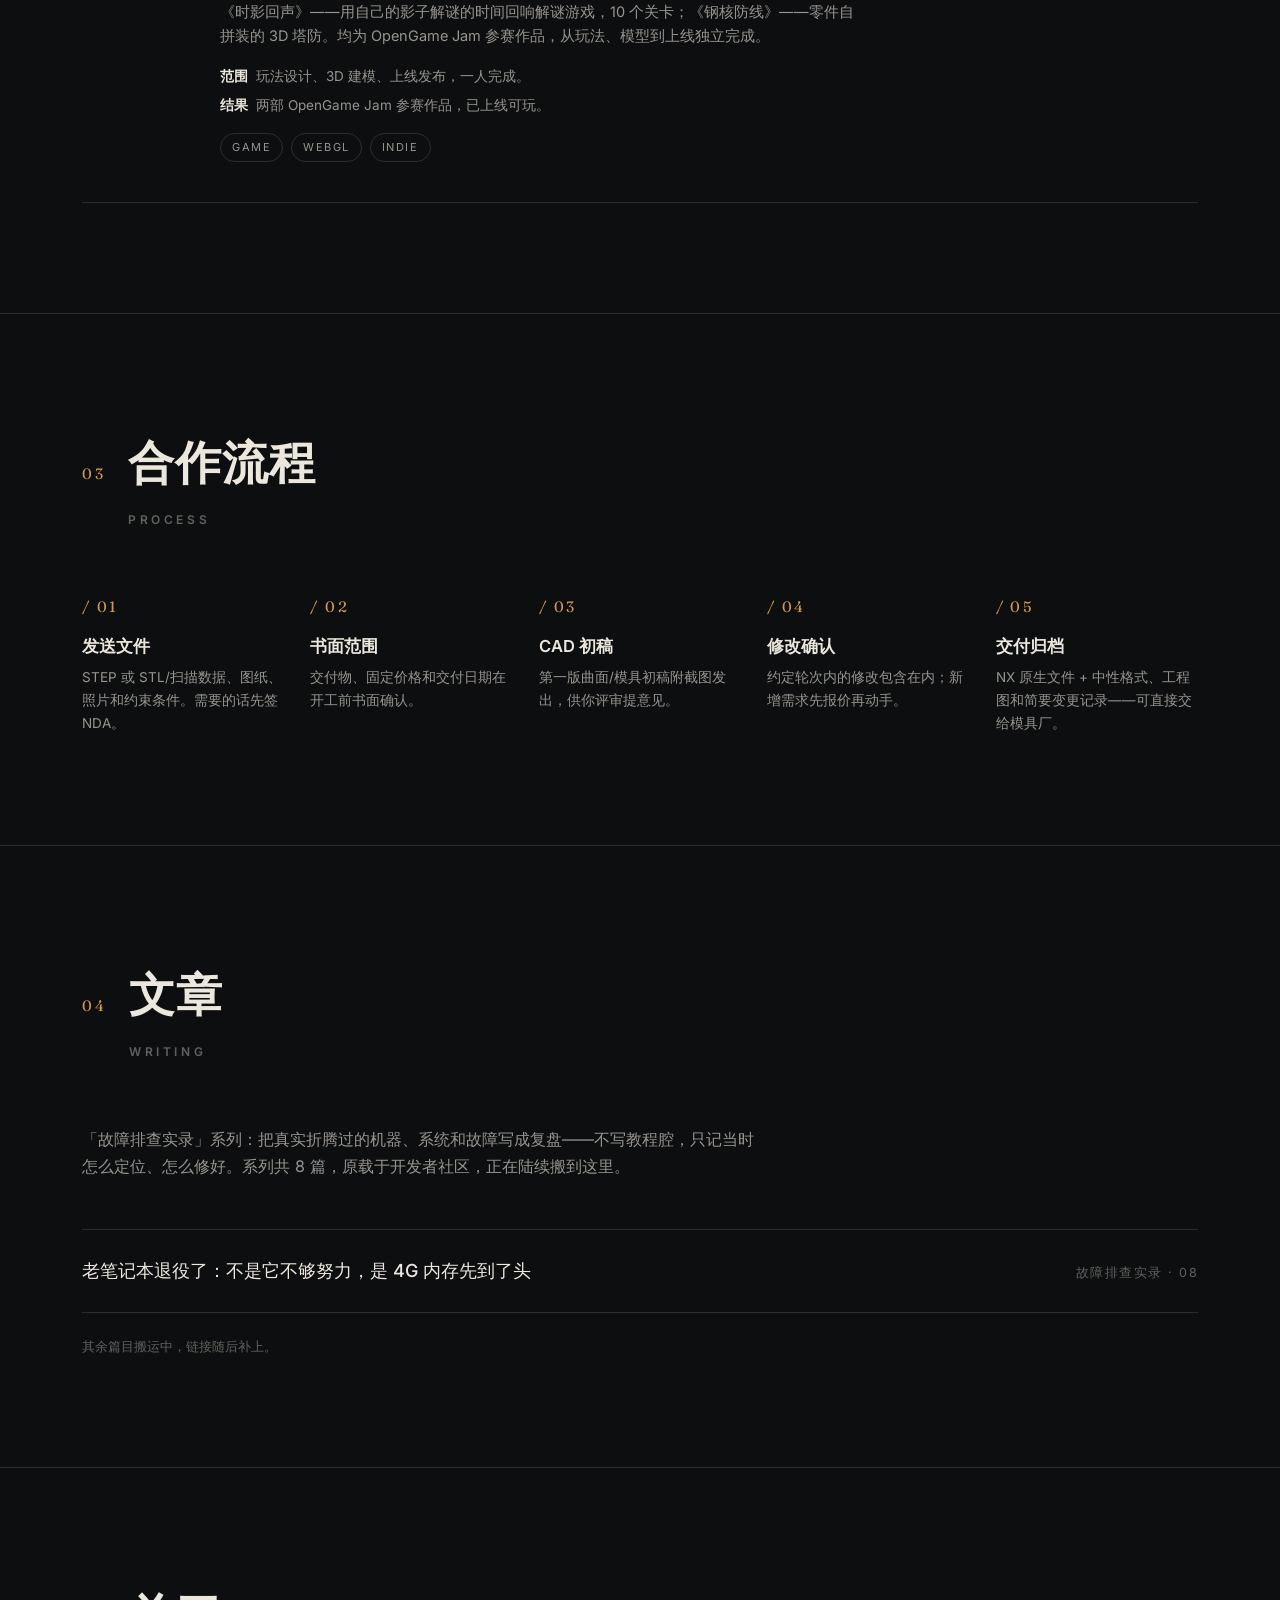
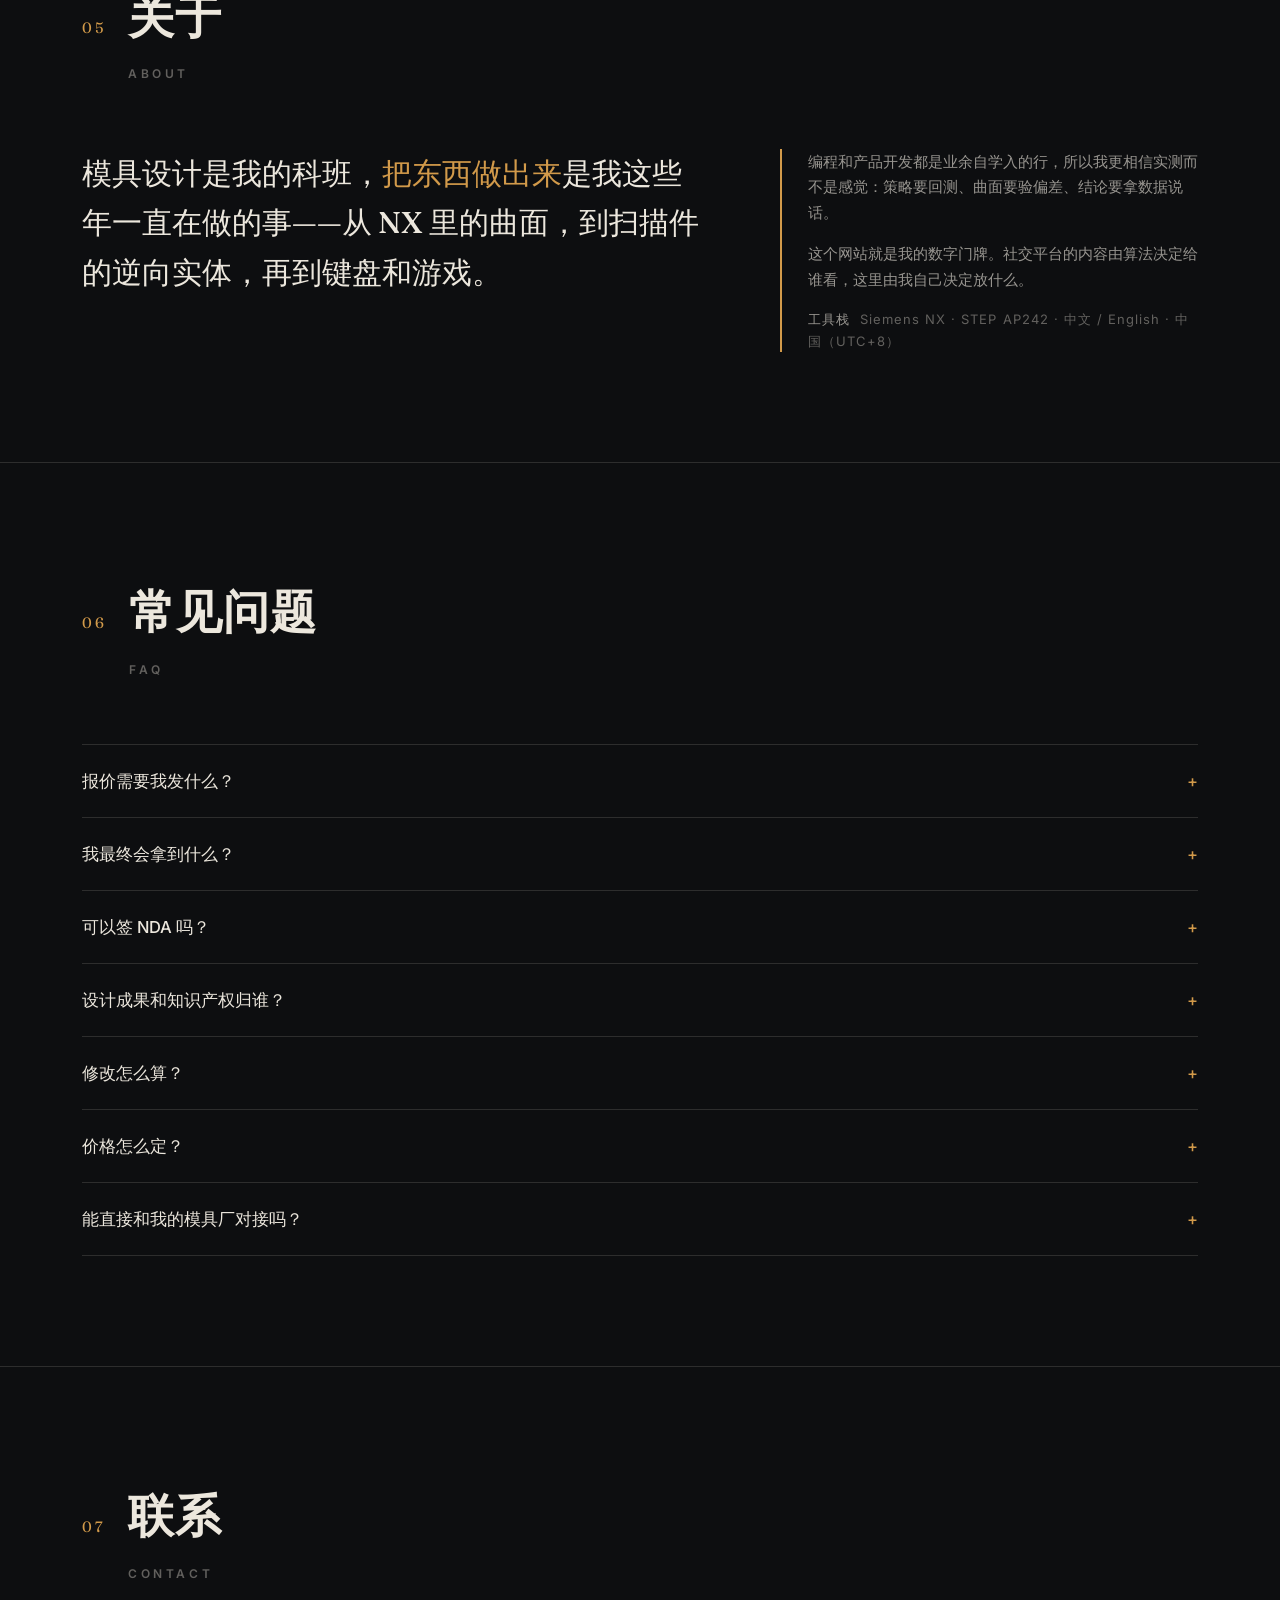
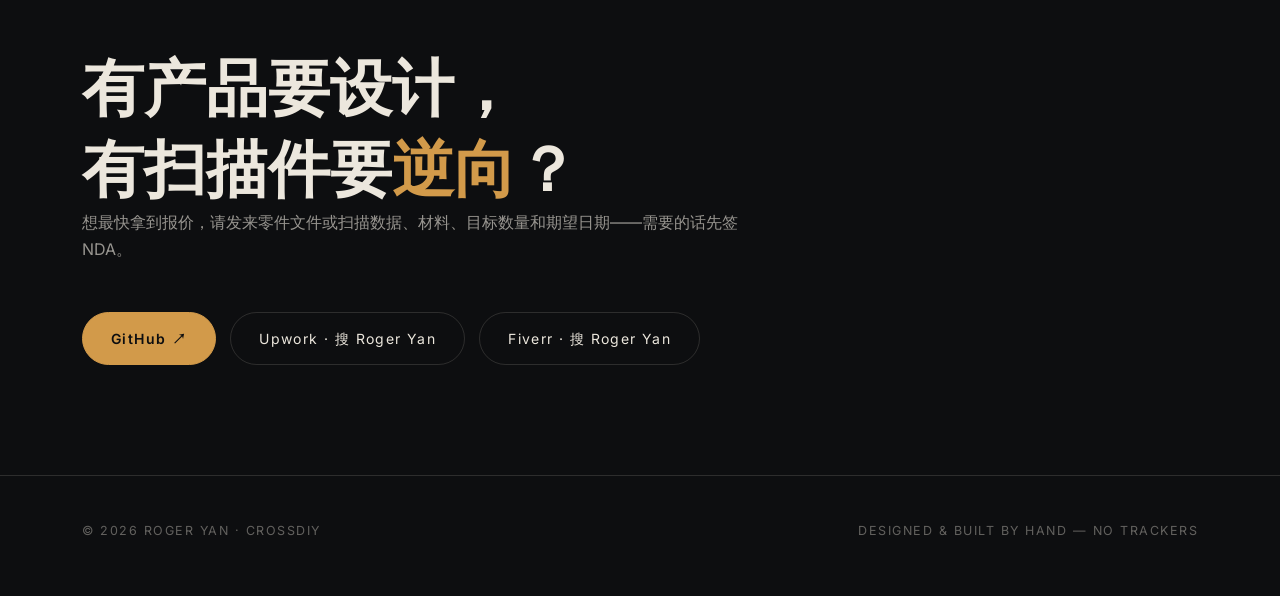
<file: zh.html>
<!DOCTYPE html>
<html lang="zh-CN">
<head>
<meta charset="UTF-8">
<meta name="viewport" content="width=device-width, initial-scale=1.0">
<title>Roger Yan — NX 曲面、模具设计与逆向工程</title>
<meta name="description" content="Roger Yan：模具设计与 Siemens NX 曲面工程师。NX 产品与模具设计、扫描数据逆向工程、产品开发。">
<link rel="alternate" hreflang="en" href="https://me.crossdiy.com/">
<link rel="alternate" hreflang="zh-CN" href="https://me.crossdiy.com/zh">
<link rel="canonical" href="https://me.crossdiy.com/zh">
<meta property="og:type" content="website">
<meta property="og:site_name" content="CrossDIY">
<meta property="og:title" content="Roger Yan — NX 曲面、模具设计与逆向工程">
<meta property="og:description" content="Roger Yan：模具设计与 Siemens NX 曲面工程师。NX 产品与模具设计、扫描数据逆向工程、产品开发。">
<meta property="og:url" content="https://me.crossdiy.com/zh">
<meta property="og:image" content="https://me.crossdiy.com/og-cover.png">
<meta property="og:image:width" content="1200">
<meta property="og:image:height" content="630">
<meta name="twitter:card" content="summary_large_image">
<meta name="theme-color" content="#0d0e10">
<link rel="icon" href="data:image/svg+xml,%3Csvg xmlns='http://www.w3.org/2000/svg' viewBox='0 0 64 64'%3E%3Crect width='64' height='64' fill='%230d0e10'/%3E%3Ctext x='32' y='44' font-family='Georgia,serif' font-size='36' fill='%23d29a4a' text-anchor='middle'%3EC%3C/text%3E%3C/svg%3E">
<script type="application/ld+json">{"@context": "https://schema.org", "@graph": [{"@type": "Person", "name": "Roger Yan", "url": "https://me.crossdiy.com/zh", "jobTitle": "Mold Design & Siemens NX Surfacing Engineer", "knowsLanguage": ["en", "zh-CN"], "address": {"@type": "PostalAddress", "addressCountry": "CN"}}, {"@type": "ProfessionalService", "name": "CrossDIY — Roger Yan", "url": "https://me.crossdiy.com/zh", "description": "Roger Yan：模具设计与 Siemens NX 曲面工程师。NX 产品与模具设计、扫描数据逆向工程、产品开发。", "areaServed": "Worldwide", "founder": {"@type": "Person", "name": "Roger Yan"}}, {"@type": "FAQPage", "mainEntity": [{"@type": "Question", "name": "报价需要我发什么？", "acceptedAnswer": {"@type": "Answer", "text": "零件文件（STEP、STL 或扫描数据）、图纸或照片、材料、目标数量和期望日期。产品未发布的话，可以先签 NDA。"}}, {"@type": "Question", "name": "我最终会拿到什么？", "acceptedAnswer": {"@type": "Answer", "text": "以书面范围为准——通常包括 NX 原生 .prt、STEP AP242 / 可转 Parasolid 的中性文件、工程图；逆向项目另附偏差质检报告。"}}, {"@type": "Question", "name": "可以签 NDA 吗？", "acceptedAnswer": {"@type": "Answer", "text": "可以。我愿意在 NDA 下工作，项目文件按保密处理。"}}, {"@type": "Question", "name": "设计成果和知识产权归谁？", "acceptedAnswer": {"@type": "Answer", "text": "归属和使用条款在开工前写进范围确认，双方确认后再动手，事后不扯皮。"}}, {"@type": "Question", "name": "修改怎么算？", "acceptedAnswer": {"@type": "Answer", "text": "包含的修改轮次会写在范围里。超出轮次或需求变更，先报价、确认后再做。"}}, {"@type": "Question", "name": "价格怎么定？", "acceptedAnswer": {"@type": "Answer", "text": "看完文件后给固定报价，范围、交付物和日期都书面确认。持续支持也可以按天预订。"}}, {"@type": "Question", "name": "能直接和我的模具厂对接吗？", "acceptedAnswer": {"@type": "Answer", "text": "可以。文件和 DFM 意见可直接与你的厂家沟通，中文或英文都行。"}}]}]}</script>
<link rel="stylesheet" href="/fonts.css">
<style>
  :root{
    --ink:#0d0e10;
    --ink-2:#121316;
    --paper:#ece7dd;
    --paper-dim:rgba(236,231,221,.62);
    --paper-faint:rgba(236,231,221,.38);
    --line:rgba(236,231,221,.14);
    --accent:#d29a4a;
    --accent-soft:rgba(210,154,74,.16);
    --serif:"Fraunces","Noto Serif SC",serif;
    --sans:"Inter",-apple-system,"PingFang SC","Hiragino Sans GB","Microsoft YaHei",sans-serif;
  }
  *{margin:0;padding:0;box-sizing:border-box}
  html{scroll-behavior:smooth}
  body{background:var(--ink);color:var(--paper);font-family:var(--sans);line-height:1.7;-webkit-font-smoothing:antialiased;overflow-x:hidden}
  ::selection{background:var(--accent);color:var(--ink)}
  a{color:inherit;text-decoration:none}
  .wrap{max-width:1180px;margin:0 auto;padding:0 32px}

  /* ---------- nav ---------- */
  nav{position:fixed;top:0;left:0;right:0;z-index:50;backdrop-filter:blur(14px);background:rgba(13,14,16,.72);border-bottom:1px solid var(--line)}
  nav .wrap{display:flex;align-items:center;justify-content:space-between;height:64px}
  .brand{font-family:var(--serif);font-size:20px;font-weight:600;letter-spacing:.14em}
  .brand em{font-style:normal;color:var(--accent)}
  .nav-links{display:flex;gap:34px;font-size:13px;letter-spacing:.18em;color:var(--paper-dim)}
  .nav-links a{position:relative;padding:4px 0;transition:color .25s}
  .nav-links a:hover{color:var(--paper)}
  .nav-links a::after{content:"";position:absolute;left:0;bottom:0;width:0;height:1px;background:var(--accent);transition:width .3s}
  .nav-links a:hover::after{width:100%}
  @media(max-width:640px){.nav-links{gap:18px;font-size:12px}}

  /* ---------- hero ---------- */
  header{position:relative;padding:190px 0 110px;overflow:hidden}
  .contours{position:absolute;inset:0;pointer-events:none;opacity:.5}
  .contours svg{width:100%;height:100%}
  .hero-kicker{display:flex;align-items:center;gap:14px;font-size:12px;letter-spacing:.34em;color:var(--accent);text-transform:uppercase;margin-bottom:34px}
  .hero-kicker::before{content:"";width:44px;height:1px;background:var(--accent)}
  h1{font-family:var(--serif);font-weight:500;font-size:clamp(52px,9.2vw,118px);line-height:1.08;letter-spacing:.01em}
  h1 .thin{display:block;font-weight:300;font-size:.42em;letter-spacing:.06em;color:var(--paper-dim);margin-top:26px;font-family:var(--serif)}
  .hero-sub{max-width:640px;margin-top:44px;font-size:17px;color:var(--paper-dim)}
  .hero-sub strong{color:var(--paper);font-weight:600}
  .hero-meta{display:flex;flex-wrap:wrap;gap:12px 40px;margin-top:56px;padding-top:28px;border-top:1px solid var(--line);font-size:13px;letter-spacing:.14em;color:var(--paper-faint)}
  .hero-meta span b{color:var(--paper-dim);font-weight:500}

  /* ---------- sections ---------- */
  section{padding:110px 0;border-top:1px solid var(--line);position:relative}
  .sec-head{display:flex;align-items:baseline;gap:22px;margin-bottom:64px}
  .sec-no{font-family:var(--serif);font-size:15px;color:var(--accent);letter-spacing:.2em}
  .sec-title{font-family:var(--serif);font-size:clamp(30px,4.4vw,46px);font-weight:600;letter-spacing:.02em}
  .sec-title small{display:block;font-family:var(--sans);font-size:12px;letter-spacing:.3em;color:var(--paper-faint);margin-top:8px;text-transform:uppercase}

  /* services */
  .svc-grid{display:grid;grid-template-columns:repeat(3,1fr);gap:1px;background:var(--line);border:1px solid var(--line)}
  @media(max-width:860px){.svc-grid{grid-template-columns:1fr}}
  .svc{background:var(--ink-2);padding:44px 36px 52px;transition:background .3s}
  .svc:hover{background:#17181c}
  .svc .num{font-family:var(--serif);font-size:15px;color:var(--accent);letter-spacing:.16em}
  .svc h3{font-size:21px;font-weight:600;margin:20px 0 6px;letter-spacing:.02em}
  .svc .en{font-size:11px;letter-spacing:.26em;color:var(--paper-faint);text-transform:uppercase;margin-bottom:20px}
  .svc p{font-size:14.5px;color:var(--paper-dim)}

  /* works */
  .work{display:grid;grid-template-columns:110px 1fr auto;gap:28px;padding:40px 0;border-bottom:1px solid var(--line);align-items:start}
  .work:first-of-type{border-top:1px solid var(--line)}
  @media(max-width:760px){.work{grid-template-columns:1fr;gap:10px}}
  .work .yr{font-family:var(--serif);color:var(--paper-faint);font-size:15px;padding-top:6px;letter-spacing:.08em}
  .work h3{font-size:23px;font-weight:600;letter-spacing:.01em}
  .work h3 .en-name{font-family:var(--serif);font-weight:500;color:var(--paper-dim);font-size:17px;margin-left:10px}
  .work p{margin-top:10px;font-size:14.5px;color:var(--paper-dim);max-width:640px}
  .tags{display:flex;flex-wrap:wrap;gap:8px;margin-top:16px}
  .tag{font-size:11px;letter-spacing:.14em;padding:4px 11px;border:1px solid var(--line);border-radius:99px;color:var(--paper-dim)}
  .chip{font-size:11.5px;letter-spacing:.14em;padding:6px 13px;border-radius:99px;background:var(--accent-soft);color:var(--accent);white-space:nowrap;margin-top:6px}
  .chip.dev{background:rgba(236,231,221,.08);color:var(--paper-dim)}

  /* writing */
  .writing-lede{max-width:680px;font-size:16px;color:var(--paper-dim);margin-bottom:48px}
  .post-row{display:flex;justify-content:space-between;align-items:baseline;gap:24px;padding:26px 0;border-bottom:1px solid var(--line)}
  .post-row:first-of-type{border-top:1px solid var(--line)}
  .post-row .t{font-size:18px;font-weight:500}
  .post-row .d{font-size:12.5px;color:var(--paper-faint);letter-spacing:.12em;white-space:nowrap}
  .post-note{margin-top:22px;font-size:13px;color:var(--paper-faint)}

  /* about */
  .about-grid{display:grid;grid-template-columns:1.2fr .8fr;gap:70px}
  @media(max-width:860px){.about-grid{grid-template-columns:1fr;gap:36px}}
  .about-grid .big{font-family:var(--serif);font-size:clamp(23px,3vw,30px);line-height:1.65;font-weight:500}
  .about-grid .big em{font-style:normal;color:var(--accent)}
  .creed{border-left:2px solid var(--accent);padding-left:26px;color:var(--paper-dim);font-size:15px}
  .creed p+p{margin-top:16px}

  /* contact */
  .contact-big{font-family:var(--serif);font-size:clamp(34px,5.6vw,62px);font-weight:600;line-height:1.3}
  .contact-big em{font-style:normal;color:var(--accent)}
  .contact-row{display:flex;flex-wrap:wrap;gap:14px;margin-top:48px}
  .btn{display:inline-flex;align-items:center;gap:10px;padding:14px 28px;border:1px solid var(--line);border-radius:99px;font-size:14px;letter-spacing:.1em;transition:all .25s}
  .btn:hover{border-color:var(--accent);color:var(--accent);transform:translateY(-2px)}
  .btn.solid{background:var(--accent);color:var(--ink);border-color:var(--accent);font-weight:600}
  .btn.solid:hover{background:#e0aa58;color:var(--ink)}

  footer{padding:44px 0 54px;border-top:1px solid var(--line);font-size:12.5px;color:var(--paper-faint);letter-spacing:.12em}
  footer .wrap{display:flex;justify-content:space-between;flex-wrap:wrap;gap:14px}

  .skip{position:absolute;left:-9999px;top:0;background:var(--accent);color:var(--ink);padding:10px 18px;z-index:100;font-size:13px}
  .skip:focus{left:12px;top:12px}
  :focus-visible{outline:2px solid var(--accent);outline-offset:3px}
  .cta-row{display:flex;flex-wrap:wrap;gap:14px;margin-top:40px}
  .proof{display:grid;grid-template-columns:repeat(4,1fr);gap:1px;background:var(--line);border:1px solid var(--line);margin-top:34px}
  @media(max-width:860px){.proof{grid-template-columns:repeat(2,1fr)}}
  .proof div{background:var(--ink-2);padding:18px 20px;font-size:12.5px;letter-spacing:.08em;color:var(--paper-dim)}
  .proof b{display:block;color:var(--paper);font-size:14.5px;letter-spacing:.03em;margin-bottom:2px}
  .svc-list{list-style:none;margin-top:22px;border-top:1px solid var(--line)}
  .svc-list li{font-size:13.5px;color:var(--paper-dim);padding:9px 0;border-bottom:1px solid var(--line)}
  .svc-list b{color:var(--accent);font-weight:600;letter-spacing:.08em;margin-right:8px;font-size:11.5px;text-transform:uppercase}
  .ladder{display:grid;grid-template-columns:repeat(3,1fr);gap:28px;margin-top:48px}
  @media(max-width:860px){.ladder{grid-template-columns:1fr}}
  .ladder>div{border-top:2px solid var(--accent);padding-top:16px}
  .ladder h4{font-size:16px;font-weight:600}
  .ladder h4 span{font-family:var(--serif);color:var(--accent);margin-right:10px;font-size:14px}
  .ladder p{font-size:13.5px;color:var(--paper-dim);margin-top:6px}
  .case-facts{margin-top:16px;display:grid;gap:6px;font-size:13.5px;color:var(--paper-dim)}
  .case-facts b{color:var(--paper);font-weight:600;margin-right:8px}
  .steps{display:grid;grid-template-columns:repeat(5,1fr);gap:26px}
  @media(max-width:1000px){.steps{grid-template-columns:repeat(2,1fr)}}
  @media(max-width:560px){.steps{grid-template-columns:1fr}}
  .step .num{font-family:var(--serif);color:var(--accent);font-size:15px;letter-spacing:.16em}
  .step h4{font-size:16.5px;font-weight:600;margin:12px 0 6px}
  .step p{font-size:13.5px;color:var(--paper-dim)}
  .faq details{border-bottom:1px solid var(--line)}
  .faq details:first-of-type{border-top:1px solid var(--line)}
  .faq summary{cursor:pointer;padding:22px 0;font-size:16.5px;font-weight:500;list-style:none}
  .faq summary::-webkit-details-marker{display:none}
  .faq summary::after{content:"+";float:right;color:var(--accent)}
  .faq details[open] summary::after{content:"\2013"}
  .faq details p{padding:0 0 22px;font-size:14.5px;color:var(--paper-dim);max-width:780px}
  .stack-line{font-size:13px!important;letter-spacing:.08em;color:var(--paper-faint)!important}
  .stack-line b{color:var(--paper-dim);font-weight:500}
  .mobile-cta{display:none}
  @media(max-width:760px){
    body{padding-bottom:66px}
    .mobile-cta{display:block;position:fixed;left:16px;right:16px;bottom:14px;z-index:60;background:var(--accent);color:var(--ink);text-align:center;padding:13px 20px;border-radius:99px;font-weight:600;font-size:14.5px;box-shadow:0 8px 30px rgba(0,0,0,.45)}
    .nav-links{gap:16px;font-size:11.5px;overflow-x:auto;white-space:nowrap;scrollbar-width:none}
  }
  @media (prefers-reduced-motion: reduce){
    html{scroll-behavior:auto}
    *{transition:none!important;animation:none!important}
  }

  .reveal{opacity:1;transform:none}
  html.jsr .reveal{opacity:0;transform:translateY(26px);transition:opacity .8s ease,transform .8s ease}
  html.jsr .reveal.in{opacity:1;transform:none}
</style>
</head>
<body>
<a class="skip" href="#content">跳到正文</a>

<nav>
  <div class="wrap">
    <a class="brand" href="#top">CROSS<em>DIY</em></a>
    <div class="nav-links">
      <a href="#services">服务</a>
      <a href="#works">作品</a>
      <a href="#process">流程</a>
      <a href="#about">关于</a>
      <a href="#faq">问答</a>
      <a href="#contact">联系</a>
      <a href="/">EN</a>
    </div>
  </div>
</nav>

<main id="content">
<header id="top">
  <div class="contours" aria-hidden="true">
    <svg viewBox="0 0 1440 700" preserveAspectRatio="xMidYMid slice" fill="none">
      <path d="M-40 520 C 260 420, 420 640, 720 540 S 1180 380, 1500 480" stroke="rgba(210,154,74,.20)" stroke-width="1.2"/>
      <path d="M-40 470 C 260 370, 430 590, 730 490 S 1190 330, 1500 430" stroke="rgba(236,231,221,.10)" stroke-width="1"/>
      <path d="M-40 575 C 250 480, 410 690, 710 595 S 1170 440, 1500 535" stroke="rgba(236,231,221,.07)" stroke-width="1"/>
      <path d="M-40 415 C 270 320, 440 535, 740 440 S 1200 285, 1500 380" stroke="rgba(210,154,74,.10)" stroke-width="1"/>
      <path d="M-40 640 C 240 545, 400 745, 700 655 S 1160 505, 1500 600" stroke="rgba(236,231,221,.05)" stroke-width="1"/>
      <circle cx="1085" cy="392" r="4" fill="rgba(210,154,74,.65)"/>
      <circle cx="1085" cy="392" r="14" stroke="rgba(210,154,74,.35)" stroke-width="1"/>
    </svg>
  </div>
  <div class="wrap">
    <div class="hero-kicker">Roger Yan</div>
    <h1>把想法，<br>做成实物。
      <span class="thin">From idea to object — from scan to solid.</span>
    </h1>
    <p class="hero-sub">我是<strong>Roger</strong>，模具设计科班出身的工程师，本行是 <strong>Siemens NX 曲面建模与模具设计</strong>。我做三件事：把产品设计出来、把扫描数据逆向成可开模的实体、把脑子里的小产品真正做出来。</p>
    <div class="cta-row"><a class="btn solid" href="#contact">开始一个项目</a><a class="btn" href="#works">查看作品</a></div>
    <div class="hero-meta">
      <span>所在地 <b>中国 · 远程协作</b></span>
      <span>专长 <b>NX 曲面 / 逆向工程 / 模具设计</b></span>
      <span>状态 <b>接受设计委托</b></span>
    </div>
    <div class="proof reveal"><div><b>科班背景</b>模具设计</div><div><b>交付物</b>NX .prt · STEP AP242 · 工程图</div><div><b>曲面标准</b>外表面 G2 连续</div><div><b>工作语言</b>中文 · English（UTC+8）</div></div>
  </div>
</header>

<section id="services">
  <div class="wrap">
    <div class="sec-head reveal">
      <div class="sec-no">01</div>
      <h2 class="sec-title">服务<small>Services</small></h2>
    </div>
    <div class="svc-grid reveal">
      <div class="svc">
        <div class="num">/ 01</div>
        <h3>NX 产品与模具设计</h3>
        <div class="en">Product &amp; Mold Design</div>
        <p>汽车内外饰、消费类产品的曲面建模与结构设计，Siemens NX 全流程：概念面、工程图、模具分型与开模可行性评估。</p>
        <ul class="svc-list"><li><b>你发来</b>草图、参考图、现有 CAD 或实物样品。</li><li><b>交付</b>NX 原生 .prt、STEP AP242、工程图、分型与可制造性说明。</li><li><b>结果</b>拔模、壁厚、分型在开模前查清，不等模具厂退回才发现。</li></ul>
      </div>
      <div class="svc">
        <div class="num">/ 02</div>
        <h3>逆向工程</h3>
        <div class="en">Reverse Engineering</div>
        <p>三维扫描数据（STL 网格）重建为可直接开模的 STEP 实体。外表面按 CAS 标准做到 G2 连续，每件交付附偏差质检报告。</p>
        <ul class="svc-list"><li><b>你发来</b>STL/PLY 扫描数据、零件用途、必须保留的关键尺寸。</li><li><b>交付</b>可开模的 STEP AP242 实体 + 偏差质检报告。</li><li><b>结果</b>外表面按 CAS 标准 G2 连续，可直接进入后续模具设计。</li></ul>
      </div>
      <div class="svc">
        <div class="num">/ 03</div>
        <h3>产品开发</h3>
        <div class="en">Product Development</div>
        <p>从概念、曲面、结构到样机的完整小产品开发。自有产品线（人体工学分体键盘）之外，也承接小批量产品的开发委托。</p>
        <ul class="svc-list"><li><b>你发来</b>一页简报：想法、约束、目标数量与成本区间（如有）。</li><li><b>交付</b>概念曲面、结构、样机级 CAD 与迭代支持。</li><li><b>结果</b>从第一张草图到实物样机，一条线负责到底。</li></ul>
      </div>
    </div>
<div class="ladder reveal"><div><h4><span>01</span>可行性 / DFM 评审</h4><p>先发文件。你会拿到书面结论：什么能做、什么不能做、需要多少投入——再决定要不要立项。</p></div><div><h4><span>02</span>固定范围项目</h4><p>看完文件后，范围、交付物、价格和日期都写进书面确认，不开无底洞的按时计费。</p></div><div><h4><span>03</span>持续支持</h4><p>与你的产品团队或模具厂配合迭代：设计变更、DFM 轮次和开模跟进，按天预订。</p></div></div>
  </div>
</section>

<section id="works">
  <div class="wrap">
    <div class="sec-head reveal">
      <div class="sec-no">02</div>
      <h2 class="sec-title">作品与项目<small>Selected Works</small></h2>
    </div>

    <div class="work reveal">
      <div class="yr">2026</div>
      <div>
        <h3>全自动逆向建模系统<span class="en-name">Auto Reverse-Mold</span></h3>
        <p>上传 STL 扫描数据，后台自动重建出可开模的 STEP 实体。概念验证已跑通：87 万个三角面的扫描件被重建为合法 B 样条实体，外表面单张曲面天然 G2 连续，84% 的表面偏差控制在 0.3&nbsp;mm 以内，并自动生成质检偏差报告。</p>
        <div class="case-facts"><span><b>约束</b>87 万三角面扫描件，没有原始 CAD。</span><span><b>做法</b>样条原生重建，外表面单张曲面、构造上天然 G2。</span><span><b>结果</b>合法实体 + 质检报告，84% 偏差在 0.3 mm 内。</span></div>
        <div class="tags"><span class="tag">REVERSE ENGINEERING</span><span class="tag">B-SPLINE</span><span class="tag">STEP AP242</span><span class="tag">G2 SURFACE</span></div>
      </div>
      <div class="chip">概念验证完成</div>
    </div>

    <div class="work reveal">
      <div class="yr">2026</div>
      <div>
        <h3>人体工学分体曲面键盘<span class="en-name">Split Ergo Keyboard</span></h3>
        <p>把 NX 曲面能力用在自己每天要用的东西上：贴合手型曲面的分体式键盘，从曲面造型、结构分件到样机验证，完整走一遍消费电子产品的开发流程。这是 CrossDIY 的产品主线。</p>
        <div class="case-facts"><span><b>重点</b>贴合手型的曲面造型、结构分件与样机验证，全程 NX。</span><span><b>状态</b>CrossDIY 产品主线，研发中。</span></div>
        <div class="tags"><span class="tag">PRODUCT</span><span class="tag">ERGONOMICS</span><span class="tag">NX SURFACING</span></div>
      </div>
      <div class="chip dev">研发中</div>
    </div>

    <div class="work reveal">
      <div class="yr">2026</div>
      <div>
        <h3>独立游戏两部<span class="en-name">Echoes of Myself · STEELCORE LINE</span></h3>
        <p>《时影回声》——用自己的影子解谜的时间回响解谜游戏，10 个关卡；《钢核防线》——零件自拼装的 3D 塔防。均为 OpenGame Jam 参赛作品，从玩法、模型到上线独立完成。</p>
        <div class="case-facts"><span><b>范围</b>玩法设计、3D 建模、上线发布，一人完成。</span><span><b>结果</b>两部 OpenGame Jam 参赛作品，已上线可玩。</span></div>
        <div class="tags"><span class="tag">GAME</span><span class="tag">WEBGL</span><span class="tag">INDIE</span></div>
      </div>
      <div class="chip">已上线</div>
    </div>
  </div>
</section>

<section id="process">
  <div class="wrap">
    <div class="sec-head reveal">
      <div class="sec-no">03</div>
      <h2 class="sec-title">合作流程<small>Process</small></h2>
    </div>
    <div class="steps reveal">
      <div class="step"><div class="num">/ 01</div><h4>发送文件</h4><p>STEP 或 STL/扫描数据、图纸、照片和约束条件。需要的话先签 NDA。</p></div>
      <div class="step"><div class="num">/ 02</div><h4>书面范围</h4><p>交付物、固定价格和交付日期在开工前书面确认。</p></div>
      <div class="step"><div class="num">/ 03</div><h4>CAD 初稿</h4><p>第一版曲面/模具初稿附截图发出，供你评审提意见。</p></div>
      <div class="step"><div class="num">/ 04</div><h4>修改确认</h4><p>约定轮次内的修改包含在内；新增需求先报价再动手。</p></div>
      <div class="step"><div class="num">/ 05</div><h4>交付归档</h4><p>NX 原生文件 + 中性格式、工程图和简要变更记录——可直接交给模具厂。</p></div>
    </div>
  </div>
</section>

<section id="writing">
  <div class="wrap">
    <div class="sec-head reveal">
      <div class="sec-no">04</div>
      <h2 class="sec-title">文章<small>Writing</small></h2>
    </div>
    <p class="writing-lede reveal">「故障排查实录」系列：把真实折腾过的机器、系统和故障写成复盘——不写教程腔，只记当时怎么定位、怎么修好。系列共 8 篇，原载于开发者社区，正在陆续搬到这里。</p>
    <div class="reveal">
      <div class="post-row">
        <div class="t">老笔记本退役了：不是它不够努力，是 4G 内存先到了头</div>
        <div class="d">故障排查实录 · 08</div>
      </div>
      <p class="post-note">其余篇目搬运中，链接随后补上。</p>
    </div>
  </div>
</section>

<section id="about">
  <div class="wrap">
    <div class="sec-head reveal">
      <div class="sec-no">05</div>
      <h2 class="sec-title">关于<small>About</small></h2>
    </div>
    <div class="about-grid reveal">
      <p class="big">模具设计是我的科班，<em>把东西做出来</em>是我这些年一直在做的事——从 NX 里的曲面，到扫描件的逆向实体，再到键盘和游戏。</p>
      <div class="creed">
        <p>编程和产品开发都是业余自学入的行，所以我更相信实测而不是感觉：策略要回测、曲面要验偏差、结论要拿数据说话。</p>
        <p>这个网站就是我的数字门牌。社交平台的内容由算法决定给谁看，这里由我自己决定放什么。</p>
        <p class="stack-line"><b>工具栈</b> &nbsp;Siemens NX · STEP AP242 · 中文 / English · 中国（UTC+8）</p>
      </div>
    </div>
  </div>
</section>

<section id="faq">
  <div class="wrap">
    <div class="sec-head reveal">
      <div class="sec-no">06</div>
      <h2 class="sec-title">常见问题<small>FAQ</small></h2>
    </div>
    <div class="faq reveal">
      <details><summary>报价需要我发什么？</summary><p>零件文件（STEP、STL 或扫描数据）、图纸或照片、材料、目标数量和期望日期。产品未发布的话，可以先签 NDA。</p></details><details><summary>我最终会拿到什么？</summary><p>以书面范围为准——通常包括 NX 原生 .prt、STEP AP242 / 可转 Parasolid 的中性文件、工程图；逆向项目另附偏差质检报告。</p></details><details><summary>可以签 NDA 吗？</summary><p>可以。我愿意在 NDA 下工作，项目文件按保密处理。</p></details><details><summary>设计成果和知识产权归谁？</summary><p>归属和使用条款在开工前写进范围确认，双方确认后再动手，事后不扯皮。</p></details><details><summary>修改怎么算？</summary><p>包含的修改轮次会写在范围里。超出轮次或需求变更，先报价、确认后再做。</p></details><details><summary>价格怎么定？</summary><p>看完文件后给固定报价，范围、交付物和日期都书面确认。持续支持也可以按天预订。</p></details><details><summary>能直接和我的模具厂对接吗？</summary><p>可以。文件和 DFM 意见可直接与你的厂家沟通，中文或英文都行。</p></details>
    </div>
  </div>
</section>

<section id="contact">
  <div class="wrap">
    <div class="sec-head reveal">
      <div class="sec-no">07</div>
      <h2 class="sec-title">联系<small>Contact</small></h2>
    </div>
    <p class="contact-big reveal">有产品要设计，<br>有扫描件要<em>逆向</em>？</p>
    <p class="writing-lede reveal">想最快拿到报价，请发来零件文件或扫描数据、材料、目标数量和期望日期——需要的话先签 NDA。</p>
    <div class="contact-row reveal">
      <a class="btn solid" href="https://github.com/shidu110" target="_blank" rel="noopener">GitHub ↗</a>
      <span class="btn">Upwork · 搜 Roger Yan</span>
      <span class="btn">Fiverr · 搜 Roger Yan</span>
    </div>
  </div>
</section>

</main>

<footer>
  <div class="wrap">
    <span>© 2026 ROGER YAN · CROSSDIY</span>
    <span>DESIGNED &amp; BUILT BY HAND — NO TRACKERS</span>
  </div>
</footer>

<a class="mobile-cta" href="#contact">开始一个项目</a>

<script>
  document.documentElement.classList.add('jsr');
  const revealEls = document.querySelectorAll('.reveal');
  if (window.matchMedia('(prefers-reduced-motion: reduce)').matches) {
    revealEls.forEach(el => el.classList.add('in'));
  } else if ('IntersectionObserver' in window) {
    const io = new IntersectionObserver(es => {
      es.forEach(e => { if (e.isIntersecting) { e.target.classList.add('in'); io.unobserve(e.target); } });
    }, { threshold: .12 });
    revealEls.forEach(el => io.observe(el));
    setTimeout(() => revealEls.forEach(el => {
      if (el.getBoundingClientRect().top < window.innerHeight) el.classList.add('in');
    }), 1200);
  } else {
    revealEls.forEach(el => el.classList.add('in'));
  }
</script>
</body>
</html>
</file>
<file: fonts.css>
/* Self-hosted fonts (latin subsets, variable) — no Google Fonts dependency. */
@font-face{
  font-family:"Fraunces";
  font-style:normal;
  font-weight:300 600;
  font-display:swap;
  src:url("/fonts/fraunces.woff2") format("woff2");
}
@font-face{
  font-family:"Inter";
  font-style:normal;
  font-weight:400 600;
  font-display:swap;
  src:url("/fonts/inter.woff2") format("woff2");
}
@font-face{
  font-family:"Noto Serif SC";
  font-style:normal;
  font-weight:600 900;
  font-display:swap;
  src:url("/fonts/noto-serif-sc.woff2") format("woff2");
  unicode-range:U+0000-00FF,U+0131,U+0152-0153,U+02BB-02BC,U+02C6,U+02DA,U+02DC,U+0304,U+0308,U+0329,U+2000-206F,U+20AC,U+2122,U+2191,U+2193,U+2212,U+2215,U+FEFF,U+FFFD;
}
</file>
